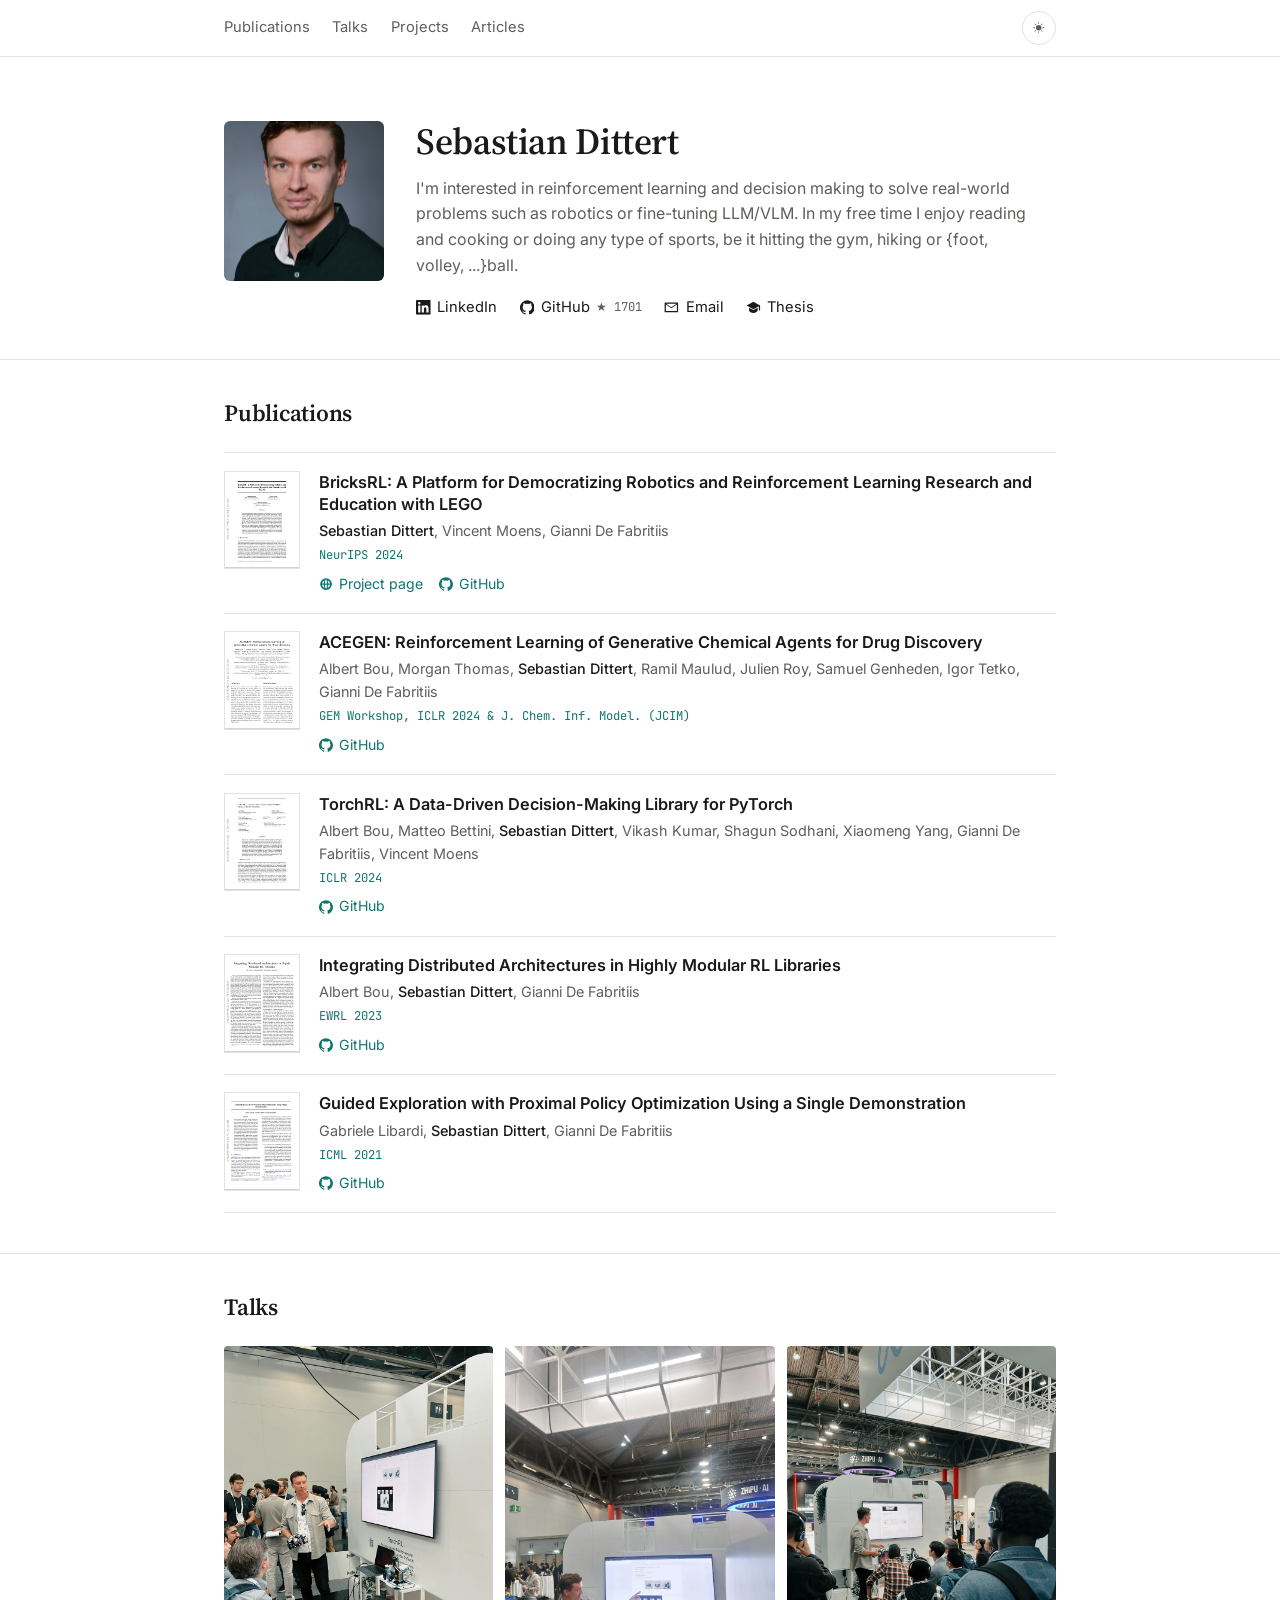
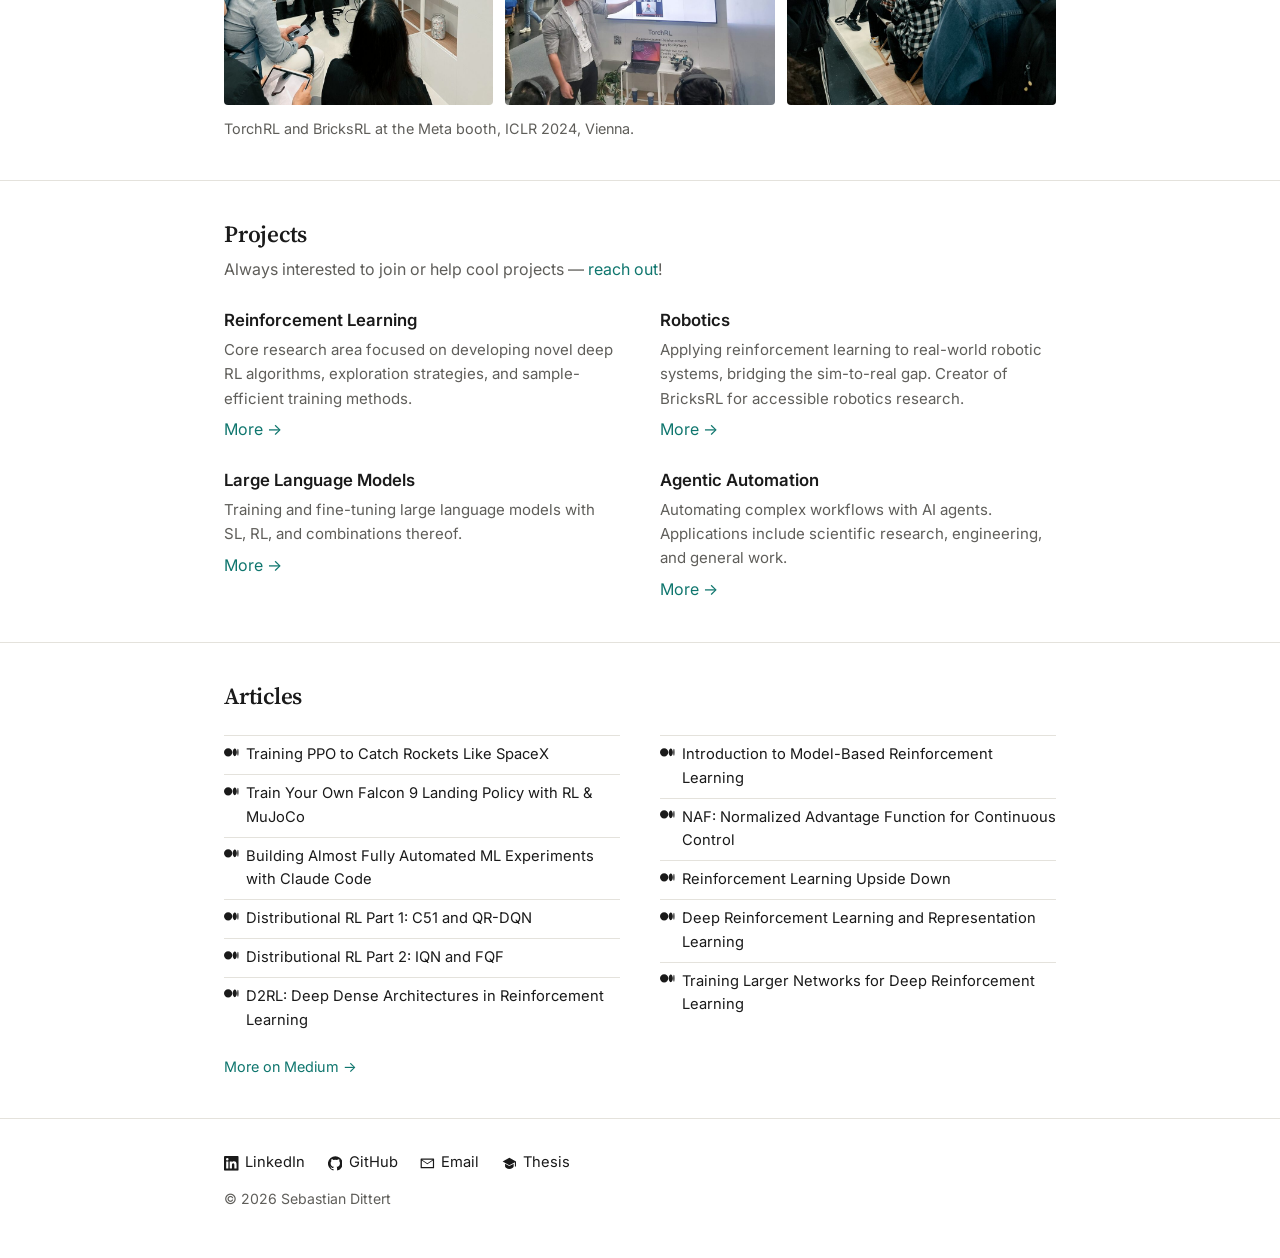
<file: index.html>
<!DOCTYPE html>
<html lang="en">
<head>
  <meta charset="utf-8">
  <meta name="viewport" content="width=device-width, initial-scale=1">
  <title>Sebastian Dittert</title>
  <meta name="description" content="Reinforcement learning, robotics, LLMs, VLMs and VLAs, and agentic automation. Publications, projects and articles by Sebastian Dittert.">
  <meta property="og:title" content="Sebastian Dittert">
  <meta property="og:description" content="Reinforcement learning, robotics, LLMs, VLMs and VLAs, and agentic automation. Publications, projects and articles.">
  <meta property="og:image" content="https://by571.github.io/media/share.jpg">
  <meta property="og:image:width" content="1200">
  <meta property="og:image:height" content="630">
  <meta property="og:type" content="website">
  <meta property="og:url" content="https://by571.github.io/">
  <link rel="icon" href="favicon.svg" type="image/svg+xml">
  <link rel="preconnect" href="https://fonts.googleapis.com">
  <link rel="preconnect" href="https://fonts.gstatic.com" crossorigin>
  <link href="https://fonts.googleapis.com/css2?family=Source+Serif+4:wght@600&family=Inter:wght@400;500;600&family=JetBrains+Mono:wght@400;500&display=swap" rel="stylesheet">
  <link rel="stylesheet" href="assets/style.css">
  <script>(function(){var t=null;try{t=localStorage.getItem('theme')}catch(e){}if(t!=='light'&&t!=='dark'){t='light'}document.documentElement.setAttribute('data-theme',t);document.documentElement.classList.add('js')})()</script>
</head>
<body>
<svg xmlns="http://www.w3.org/2000/svg" style="display:none" aria-hidden="true">
  <symbol id="i-github" viewBox="0 0 24 24"><path d="M12 .3a12 12 0 0 0-3.8 23.4c.6.1.8-.3.8-.6v-2c-3.3.7-4-1.6-4-1.6-.6-1.4-1.4-1.8-1.4-1.8-1-.7.1-.7.1-.7 1.2.1 1.8 1.2 1.8 1.2 1.1 1.8 2.8 1.3 3.5 1 .1-.8.4-1.3.8-1.6-2.7-.3-5.5-1.3-5.5-5.9 0-1.3.5-2.4 1.2-3.2-.1-.3-.5-1.5.1-3.2 0 0 1-.3 3.3 1.2a11.5 11.5 0 0 1 6 0c2.3-1.5 3.3-1.2 3.3-1.2.7 1.7.2 2.9.1 3.2.8.8 1.2 1.9 1.2 3.2 0 4.6-2.8 5.6-5.5 5.9.4.4.8 1.1.8 2.2v3.3c0 .3.2.7.8.6A12 12 0 0 0 12 .3z"/></symbol>
  <symbol id="i-linkedin" viewBox="0 0 24 24"><path d="M20.45 20.45h-3.56v-5.57c0-1.33-.02-3.04-1.85-3.04-1.85 0-2.13 1.45-2.13 2.94v5.67H9.35V9h3.41v1.56h.05c.48-.9 1.64-1.85 3.37-1.85 3.6 0 4.27 2.37 4.27 5.46v6.28zM5.34 7.43a2.06 2.06 0 1 1 0-4.13 2.06 2.06 0 0 1 0 4.13zM7.12 20.45H3.56V9h3.56v11.45zM22.22 0H1.77C.79 0 0 .77 0 1.73v20.54C0 23.23.79 24 1.77 24h20.45c.98 0 1.78-.77 1.78-1.73V1.73C24 .77 23.2 0 22.22 0z"/></symbol>
  <symbol id="i-mail" viewBox="0 0 24 24"><path d="M2 4h20a1 1 0 0 1 1 1v14a1 1 0 0 1-1 1H2a1 1 0 0 1-1-1V5a1 1 0 0 1 1-1zm1 3.2V18h18V7.2l-9 6.3-9-6.3zM3.4 6l8.6 6 8.6-6H3.4z"/></symbol>
  <symbol id="i-cap" viewBox="0 0 24 24"><path d="M12 3 1 9l11 6 9-4.9V17h2V9L12 3zm-7 9.6V17c0 1.7 3.1 4 7 4s7-2.3 7-4v-4.4l-7 3.8-7-3.8z"/></symbol>
  <symbol id="i-medium" viewBox="0 0 24 24"><path d="M13.54 12a6.77 6.77 0 1 1-13.54 0 6.77 6.77 0 0 1 13.54 0zm7.42 0c0 3.52-1.51 6.37-3.38 6.37S14.2 15.52 14.2 12s1.51-6.37 3.38-6.37S20.96 8.48 20.96 12zM24 12c0 3.15-.53 5.71-1.19 5.71S21.62 15.15 21.62 12s.53-5.71 1.19-5.71S24 8.85 24 12z"/></symbol>
  <symbol id="i-doc" viewBox="0 0 24 24"><path d="M6 2h8l6 6v14H6V2zm7 1.5V9h5.5L13 3.5zM8 12h8v1.5H8V12zm0 3h8v1.5H8V15zm0 3h5v1.5H8V18z"/></symbol>
  <symbol id="i-globe" viewBox="0 0 24 24"><path d="M12 2a10 10 0 1 0 0 20 10 10 0 0 0 0-20zm6.9 9h-3a15.6 15.6 0 0 0-1.3-5.6A8 8 0 0 1 18.9 11zM12 4c.9 1.2 1.7 3.6 1.9 7h-3.8c.2-3.4 1-5.8 1.9-7zM5.1 13h3c.1 2 .6 3.9 1.3 5.6A8 8 0 0 1 5.1 13zm3-2h-3a8 8 0 0 1 4.3-5.6c-.7 1.7-1.2 3.6-1.3 5.6zM12 20c-.9-1.2-1.7-3.6-1.9-7h3.8c-.2 3.4-1 5.8-1.9 7zm2.6-1.4c.7-1.7 1.2-3.6 1.3-5.6h3a8 8 0 0 1-4.3 5.6z"/></symbol>
  <symbol id="i-book" viewBox="0 0 24 24"><path d="M4 3h11a3 3 0 0 1 3 3v15H7a3 3 0 0 0-3 3V3zm2 2v13.2c.3-.1.7-.2 1-.2h9V6a1 1 0 0 0-1-1H6zm14 1h2v15a1 1 0 0 1-1 1H8v-2h12V6z"/></symbol>
  <symbol id="i-youtube" viewBox="0 0 24 24"><path d="M23.5 6.2a3 3 0 0 0-2.1-2.1C19.5 3.6 12 3.6 12 3.6s-7.5 0-9.4.5A3 3 0 0 0 .5 6.2 31 31 0 0 0 0 12a31 31 0 0 0 .5 5.8 3 3 0 0 0 2.1 2.1c1.9.5 9.4.5 9.4.5s7.5 0 9.4-.5a3 3 0 0 0 2.1-2.1A31 31 0 0 0 24 12a31 31 0 0 0-.5-5.8zM9.6 15.6V8.4l6.2 3.6-6.2 3.6z"/></symbol>
  <symbol id="i-sun" viewBox="0 0 24 24"><path d="M12 7a5 5 0 1 0 0 10 5 5 0 0 0 0-10zm0-6h0l1 4h-2l1-4zm0 22-1-4h2l-1 4zM1 12l4-1v2l-4-1zm22 0-4 1v-2l4 1zM4.2 4.2l3.5 2.1-1.4 1.4-2.1-3.5zm15.6 15.6-3.5-2.1 1.4-1.4 2.1 3.5zM4.2 19.8l2.1-3.5 1.4 1.4-3.5 2.1zM19.8 4.2l-2.1 3.5-1.4-1.4 3.5-2.1z"/></symbol>
  <symbol id="i-moon" viewBox="0 0 24 24"><path d="M12.3 2a9.9 9.9 0 0 0-1.6.1 8 8 0 0 0 9.2 12.6A10 10 0 1 1 12.3 2z"/></symbol>
</svg>

<nav class="nav">
  <div class="container">
    <div class="nav-links">
      <a href="#publications">Publications</a>
      <a href="#talks">Talks</a>
      <a href="#projects">Projects</a>
      <a href="#articles">Articles</a>
    </div>
    <button class="theme-toggle" id="theme-toggle" aria-label="Toggle dark mode"><svg class="icon icon-sun"><use href="#i-sun"/></svg><svg class="icon icon-moon"><use href="#i-moon"/></svg></button>
  </div>
</nav>

<header class="container intro">
  <img class="intro-photo" src="media/avatar.jpg" alt="Sebastian Dittert" width="160" height="160">
  <div>
    <h1>Sebastian Dittert</h1>
    <p>I'm interested in reinforcement learning and decision making to solve real-world problems such as robotics or fine-tuning LLM/VLM. In my free time I enjoy reading and cooking or doing any type of sports, be it hitting the gym, hiking or {foot, volley, ...}ball.</p>
    <div class="links">
      <a href="https://www.linkedin.com/in/sebastian-dittert/" target="_blank" rel="noopener"><svg class="icon"><use href="#i-linkedin"/></svg>LinkedIn</a>
      <a href="https://github.com/BY571" target="_blank" rel="noopener"><svg class="icon"><use href="#i-github"/></svg>GitHub <span id="total-stars" class="stars"></span></a>
      <a href="mailto:sebastian.dittert@gmx.de"><svg class="icon"><use href="#i-mail"/></svg>Email</a>
      <a href="https://www.tdx.cat/handle/10803/696643" target="_blank" rel="noopener"><svg class="icon"><use href="#i-cap"/></svg>Thesis</a>
    </div>
  </div>
</header>

<main>

<section class="section" id="publications">
  <div class="container">
    <h2>Publications</h2>
    <ul class="pub-list">

      <li class="pub">
        <img src="media/papers/bricksrl.png" alt="BricksRL paper front page" loading="lazy">
        <div>
          <h3><a href="https://arxiv.org/abs/2406.17490" target="_blank" rel="noopener">BricksRL: A Platform for Democratizing Robotics and Reinforcement Learning Research and Education with LEGO</a></h3>
          <div class="pub-meta"><span class="me">Sebastian Dittert</span>, Vincent Moens, Gianni De Fabritiis</div>
          <div class="pub-venue">NeurIPS 2024</div>
          <div class="pub-links">
            <a href="https://bricksrl.github.io/ProjectPage/" target="_blank" rel="noopener"><svg class="icon"><use href="#i-globe"/></svg>Project page</a>
            <a href="https://github.com/BricksRL/bricksrl" target="_blank" rel="noopener"><svg class="icon"><use href="#i-github"/></svg>GitHub</a>
          </div>
        </div>
      </li>

      <li class="pub">
        <img src="media/papers/acegen.png" alt="ACEGEN paper front page" loading="lazy">
        <div>
          <h3><a href="https://arxiv.org/abs/2405.04657" target="_blank" rel="noopener">ACEGEN: Reinforcement Learning of Generative Chemical Agents for Drug Discovery</a></h3>
          <div class="pub-meta">Albert Bou, Morgan Thomas, <span class="me">Sebastian Dittert</span>, Ramil Maulud, Julien Roy, Samuel Genheden, Igor Tetko, Gianni De Fabritiis</div>
          <div class="pub-venue">GEM Workshop, ICLR 2024 &amp; J. Chem. Inf. Model. (JCIM)</div>
          <div class="pub-links">
            <a href="https://github.com/Acellera/acegen-open" target="_blank" rel="noopener"><svg class="icon"><use href="#i-github"/></svg>GitHub</a>
          </div>
        </div>
      </li>

      <li class="pub">
        <img src="media/papers/Torchrl.png" alt="TorchRL paper front page" loading="lazy">
        <div>
          <h3><a href="https://arxiv.org/abs/2306.00577" target="_blank" rel="noopener">TorchRL: A Data-Driven Decision-Making Library for PyTorch</a></h3>
          <div class="pub-meta">Albert Bou, Matteo Bettini, <span class="me">Sebastian Dittert</span>, Vikash Kumar, Shagun Sodhani, Xiaomeng Yang, Gianni De Fabritiis, Vincent Moens</div>
          <div class="pub-venue">ICLR 2024</div>
          <div class="pub-links">
            <a href="https://github.com/pytorch/rl" target="_blank" rel="noopener"><svg class="icon"><use href="#i-github"/></svg>GitHub</a>
          </div>
        </div>
      </li>

      <li class="pub">
        <img src="media/papers/integrating.png" alt="Distributed Architectures paper front page" loading="lazy">
        <div>
          <h3><a href="https://arxiv.org/abs/2007.02622" target="_blank" rel="noopener">Integrating Distributed Architectures in Highly Modular RL Libraries</a></h3>
          <div class="pub-meta">Albert Bou, <span class="me">Sebastian Dittert</span>, Gianni De Fabritiis</div>
          <div class="pub-venue">EWRL 2023</div>
          <div class="pub-links">
            <a href="https://github.com/compsciencelab/pytorchrl" target="_blank" rel="noopener"><svg class="icon"><use href="#i-github"/></svg>GitHub</a>
          </div>
        </div>
      </li>

      <li class="pub">
        <img src="media/papers/guided_exploration.png" alt="Guided Exploration paper front page" loading="lazy">
        <div>
          <h3><a href="https://arxiv.org/abs/2105.01696" target="_blank" rel="noopener">Guided Exploration with Proximal Policy Optimization Using a Single Demonstration</a></h3>
          <div class="pub-meta">Gabriele Libardi, <span class="me">Sebastian Dittert</span>, Gianni De Fabritiis</div>
          <div class="pub-venue">ICML 2021</div>
          <div class="pub-links">
            <a href="https://github.com/compsciencelab/ppo_D" target="_blank" rel="noopener"><svg class="icon"><use href="#i-github"/></svg>GitHub</a>
          </div>
        </div>
      </li>

    </ul>
  </div>
</section>

<section class="section" id="talks">
  <div class="container">
    <h2>Talks</h2>
    <div class="talks">
      <img src="media/talks/iclr2024-meta-booth-1.jpg" alt="Presenting TorchRL at the Meta booth, ICLR 2024, Vienna" loading="lazy">
      <img src="media/talks/iclr2024-meta-booth-2.jpg" alt="Presenting TorchRL at the Meta booth, ICLR 2024, Vienna" loading="lazy">
      <img src="media/talks/iclr2024-meta-booth-3.jpg" alt="Audience at the TorchRL talk, Meta booth, ICLR 2024, Vienna" loading="lazy">
    </div>
    <p class="muted" style="font-size:.9rem">TorchRL and BricksRL at the Meta booth, ICLR 2024, Vienna.</p>
  </div>
</section>

<section class="section" id="projects">
  <div class="container">
    <h2>Projects</h2>
    <p class="muted">Always interested to join or help cool projects — <a href="mailto:sebastian.dittert@gmx.de">reach out</a>!</p>
    <div class="areas">
      <div class="area">
        <h3>Reinforcement Learning</h3>
        <p>Core research area focused on developing novel deep RL algorithms, exploration strategies, and sample-efficient training methods.</p>
        <a href="rl.html">More &rarr;</a>
      </div>
      <div class="area">
        <h3>Robotics</h3>
        <p>Applying reinforcement learning to real-world robotic systems, bridging the sim-to-real gap. Creator of BricksRL for accessible robotics research.</p>
        <a href="robotics.html">More &rarr;</a>
      </div>
      <div class="area">
        <h3>Large Language Models</h3>
        <p>Training and fine-tuning large language models with SL, RL, and combinations thereof.</p>
        <a href="llms.html">More &rarr;</a>
      </div>
      <div class="area">
        <h3>Agentic Automation</h3>
        <p>Automating complex workflows with AI agents. Applications include scientific research, engineering, and general work.</p>
        <a href="agentic-automation.html">More &rarr;</a>
      </div>
    </div>
  </div>
</section>

<section class="section" id="articles">
  <div class="container">
    <h2>Articles</h2>
    <ul class="articles">
      <li><a href="https://medium.com/@sebastian-dittert/training-ppo-to-catch-rockets-like-spacex-11237ca1eddb" target="_blank" rel="noopener"><svg class="icon"><use href="#i-medium"/></svg>Training PPO to Catch Rockets Like SpaceX</a></li>
      <li><a href="https://medium.com/@sebastian-dittert/train-your-own-falcon-9-landing-policy-with-rl-mujoco-6c87f41ba745" target="_blank" rel="noopener"><svg class="icon"><use href="#i-medium"/></svg>Train Your Own Falcon 9 Landing Policy with RL &amp; MuJoCo</a></li>
      <li><a href="https://medium.com/datadriveninvestor/building-almost-fully-automated-ml-experiments-with-claudecode-41d3973d2109" target="_blank" rel="noopener"><svg class="icon"><use href="#i-medium"/></svg>Building Almost Fully Automated ML Experiments with Claude Code</a></li>
      <li><a href="https://medium.com/analytics-vidhya/distributional-reinforcement-learning-part-1-c51-and-qr-dqn-a04c96a258dc" target="_blank" rel="noopener"><svg class="icon"><use href="#i-medium"/></svg>Distributional RL Part 1: C51 and QR-DQN</a></li>
      <li><a href="https://medium.com/analytics-vidhya/distributional-reinforcement-learning-part-2-iqn-and-fqf-567fbc7a04d7" target="_blank" rel="noopener"><svg class="icon"><use href="#i-medium"/></svg>Distributional RL Part 2: IQN and FQF</a></li>
      <li><a href="https://medium.com/analytics-vidhya/d2rl-deep-dense-architectures-in-reinforcement-learning-24419e6804b" target="_blank" rel="noopener"><svg class="icon"><use href="#i-medium"/></svg>D2RL: Deep Dense Architectures in Reinforcement Learning</a></li>
      <li><a href="https://medium.com/analytics-vidhya/introduction-to-model-based-reinforcement-learning-6db0573160da" target="_blank" rel="noopener"><svg class="icon"><use href="#i-medium"/></svg>Introduction to Model-Based Reinforcement Learning</a></li>
      <li><a href="https://medium.com/analytics-vidhya/naf-normalized-advantage-function-dqn-for-continuous-control-tasks-b9dcb6ebeab8" target="_blank" rel="noopener"><svg class="icon"><use href="#i-medium"/></svg>NAF: Normalized Advantage Function for Continuous Control</a></li>
      <li><a href="https://medium.com/analytics-vidhya/research-project-reinforcement-learning-upside-down-295e63d6be68" target="_blank" rel="noopener"><svg class="icon"><use href="#i-medium"/></svg>Reinforcement Learning Upside Down</a></li>
      <li><a href="https://medium.com/analytics-vidhya/deep-reinforcement-learning-and-representation-learning-8a6362e761ee" target="_blank" rel="noopener"><svg class="icon"><use href="#i-medium"/></svg>Deep Reinforcement Learning and Representation Learning</a></li>
      <li><a href="https://medium.com/analytics-vidhya/training-larger-networks-for-deep-reinforcement-learning-64709901256" target="_blank" rel="noopener"><svg class="icon"><use href="#i-medium"/></svg>Training Larger Networks for Deep Reinforcement Learning</a></li>
    </ul>
    <p style="margin-top:1rem;font-size:.9rem"><a href="https://medium.com/@sebastian-dittert" target="_blank" rel="noopener">More on Medium &rarr;</a></p>
  </div>
</section>

</main>

<footer class="footer">
  <div class="container">
    <div class="links">
      <a href="https://www.linkedin.com/in/sebastian-dittert/" target="_blank" rel="noopener"><svg class="icon"><use href="#i-linkedin"/></svg>LinkedIn</a>
      <a href="https://github.com/BY571" target="_blank" rel="noopener"><svg class="icon"><use href="#i-github"/></svg>GitHub</a>
      <a href="mailto:sebastian.dittert@gmx.de"><svg class="icon"><use href="#i-mail"/></svg>Email</a>
      <a href="https://www.tdx.cat/handle/10803/696643" target="_blank" rel="noopener"><svg class="icon"><use href="#i-cap"/></svg>Thesis</a>
    </div>
    &copy; 2026 Sebastian Dittert
  </div>
</footer>
<script src="assets/site.js"></script>
</body>
</html>
</file>
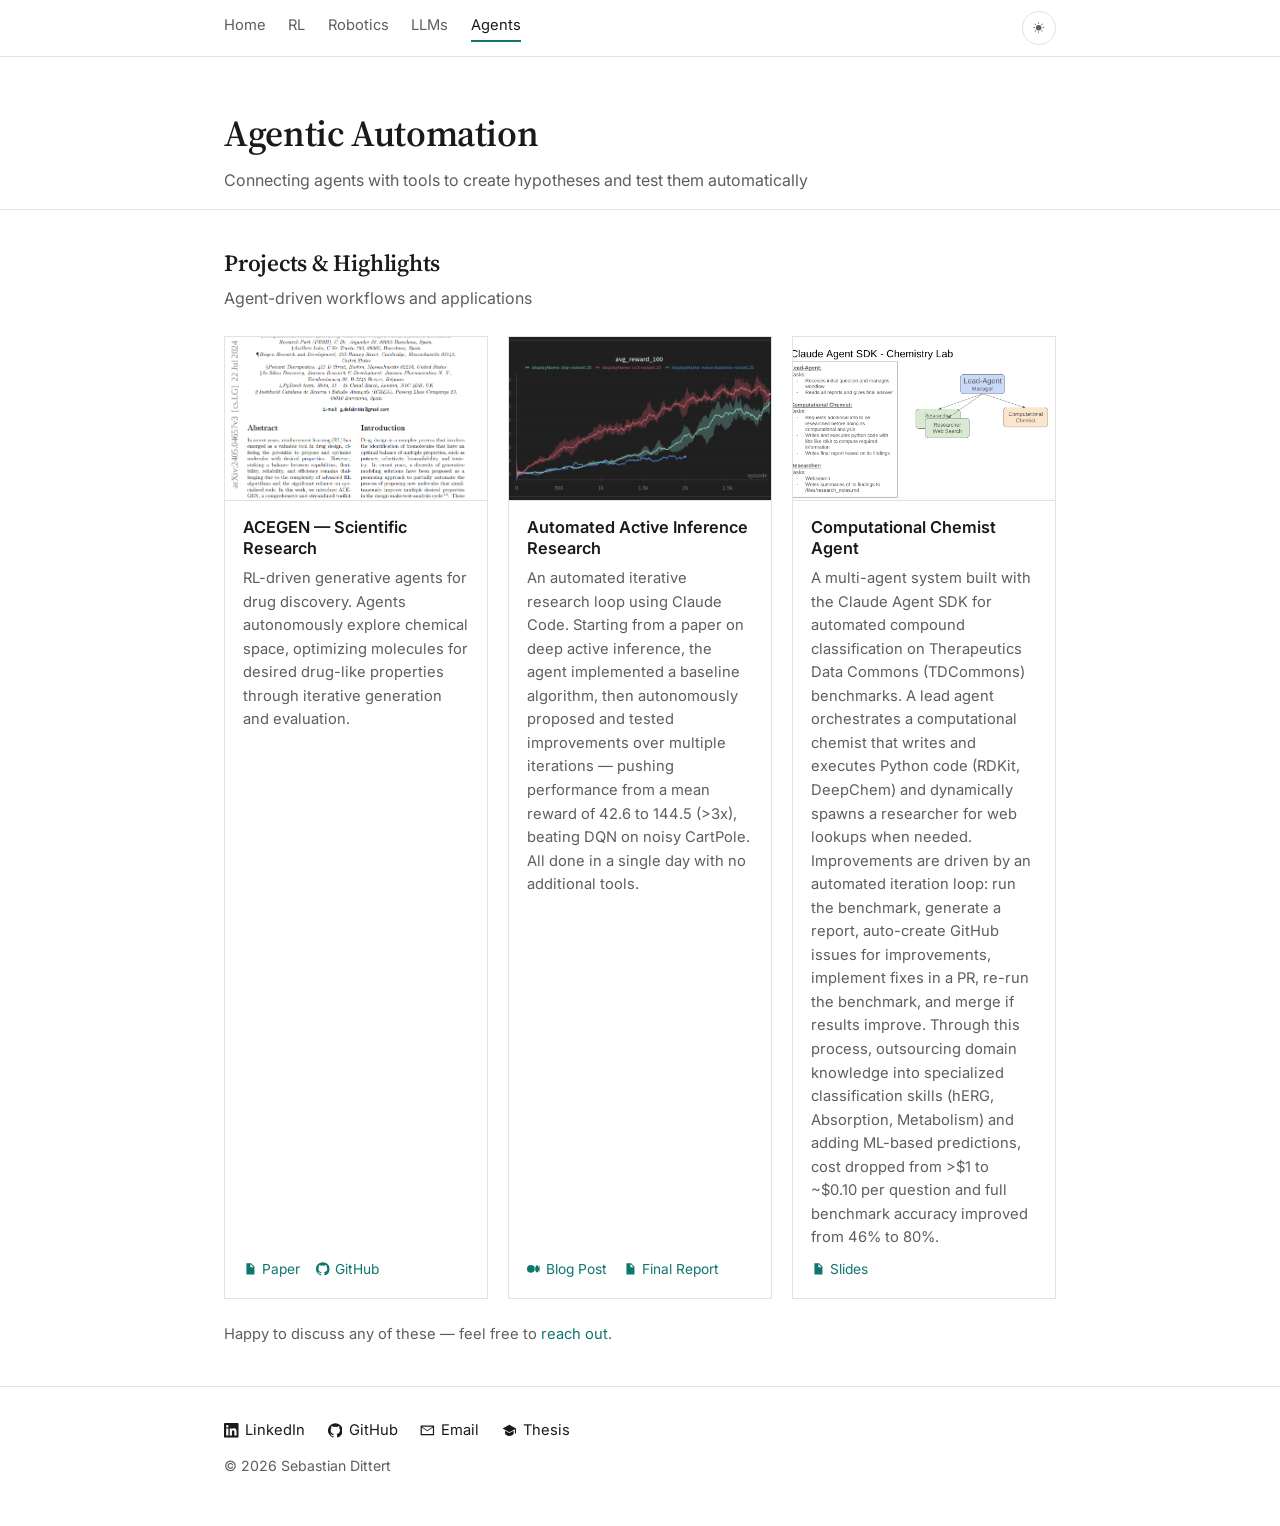
<file: agentic-automation.html>
<!DOCTYPE html>
<html lang="en">
<head>
  <meta charset="utf-8">
  <meta name="viewport" content="width=device-width, initial-scale=1">
  <title>Agentic Automation · Sebastian Dittert</title>
  <meta name="description" content="Connecting agents with tools to create hypotheses and test them automatically">
  <meta property="og:title" content="Agentic Automation · Sebastian Dittert">
  <meta property="og:description" content="Connecting agents with tools to create hypotheses and test them automatically">
  <meta property="og:image" content="https://by571.github.io/media/share.jpg">
  <meta property="og:image:width" content="1200">
  <meta property="og:image:height" content="630">
  <meta property="og:type" content="website">
  <meta property="og:url" content="https://by571.github.io/agentic-automation.html">
  <link rel="icon" href="favicon.svg" type="image/svg+xml">
  <link rel="preconnect" href="https://fonts.googleapis.com">
  <link rel="preconnect" href="https://fonts.gstatic.com" crossorigin>
  <link href="https://fonts.googleapis.com/css2?family=Source+Serif+4:wght@600&family=Inter:wght@400;500;600&family=JetBrains+Mono:wght@400;500&display=swap" rel="stylesheet">
  <link rel="stylesheet" href="assets/style.css">
  <script>(function(){var t=null;try{t=localStorage.getItem('theme')}catch(e){}if(t!=='light'&&t!=='dark'){t='light'}document.documentElement.setAttribute('data-theme',t);document.documentElement.classList.add('js')})()</script>
</head>
<body>
<svg xmlns="http://www.w3.org/2000/svg" style="display:none" aria-hidden="true">
  <symbol id="i-github" viewBox="0 0 24 24"><path d="M12 .3a12 12 0 0 0-3.8 23.4c.6.1.8-.3.8-.6v-2c-3.3.7-4-1.6-4-1.6-.6-1.4-1.4-1.8-1.4-1.8-1-.7.1-.7.1-.7 1.2.1 1.8 1.2 1.8 1.2 1.1 1.8 2.8 1.3 3.5 1 .1-.8.4-1.3.8-1.6-2.7-.3-5.5-1.3-5.5-5.9 0-1.3.5-2.4 1.2-3.2-.1-.3-.5-1.5.1-3.2 0 0 1-.3 3.3 1.2a11.5 11.5 0 0 1 6 0c2.3-1.5 3.3-1.2 3.3-1.2.7 1.7.2 2.9.1 3.2.8.8 1.2 1.9 1.2 3.2 0 4.6-2.8 5.6-5.5 5.9.4.4.8 1.1.8 2.2v3.3c0 .3.2.7.8.6A12 12 0 0 0 12 .3z"/></symbol>
  <symbol id="i-linkedin" viewBox="0 0 24 24"><path d="M20.45 20.45h-3.56v-5.57c0-1.33-.02-3.04-1.85-3.04-1.85 0-2.13 1.45-2.13 2.94v5.67H9.35V9h3.41v1.56h.05c.48-.9 1.64-1.85 3.37-1.85 3.6 0 4.27 2.37 4.27 5.46v6.28zM5.34 7.43a2.06 2.06 0 1 1 0-4.13 2.06 2.06 0 0 1 0 4.13zM7.12 20.45H3.56V9h3.56v11.45zM22.22 0H1.77C.79 0 0 .77 0 1.73v20.54C0 23.23.79 24 1.77 24h20.45c.98 0 1.78-.77 1.78-1.73V1.73C24 .77 23.2 0 22.22 0z"/></symbol>
  <symbol id="i-mail" viewBox="0 0 24 24"><path d="M2 4h20a1 1 0 0 1 1 1v14a1 1 0 0 1-1 1H2a1 1 0 0 1-1-1V5a1 1 0 0 1 1-1zm1 3.2V18h18V7.2l-9 6.3-9-6.3zM3.4 6l8.6 6 8.6-6H3.4z"/></symbol>
  <symbol id="i-cap" viewBox="0 0 24 24"><path d="M12 3 1 9l11 6 9-4.9V17h2V9L12 3zm-7 9.6V17c0 1.7 3.1 4 7 4s7-2.3 7-4v-4.4l-7 3.8-7-3.8z"/></symbol>
  <symbol id="i-medium" viewBox="0 0 24 24"><path d="M13.54 12a6.77 6.77 0 1 1-13.54 0 6.77 6.77 0 0 1 13.54 0zm7.42 0c0 3.52-1.51 6.37-3.38 6.37S14.2 15.52 14.2 12s1.51-6.37 3.38-6.37S20.96 8.48 20.96 12zM24 12c0 3.15-.53 5.71-1.19 5.71S21.62 15.15 21.62 12s.53-5.71 1.19-5.71S24 8.85 24 12z"/></symbol>
  <symbol id="i-doc" viewBox="0 0 24 24"><path d="M6 2h8l6 6v14H6V2zm7 1.5V9h5.5L13 3.5zM8 12h8v1.5H8V12zm0 3h8v1.5H8V15zm0 3h5v1.5H8V18z"/></symbol>
  <symbol id="i-globe" viewBox="0 0 24 24"><path d="M12 2a10 10 0 1 0 0 20 10 10 0 0 0 0-20zm6.9 9h-3a15.6 15.6 0 0 0-1.3-5.6A8 8 0 0 1 18.9 11zM12 4c.9 1.2 1.7 3.6 1.9 7h-3.8c.2-3.4 1-5.8 1.9-7zM5.1 13h3c.1 2 .6 3.9 1.3 5.6A8 8 0 0 1 5.1 13zm3-2h-3a8 8 0 0 1 4.3-5.6c-.7 1.7-1.2 3.6-1.3 5.6zM12 20c-.9-1.2-1.7-3.6-1.9-7h3.8c-.2 3.4-1 5.8-1.9 7zm2.6-1.4c.7-1.7 1.2-3.6 1.3-5.6h3a8 8 0 0 1-4.3 5.6z"/></symbol>
  <symbol id="i-book" viewBox="0 0 24 24"><path d="M4 3h11a3 3 0 0 1 3 3v15H7a3 3 0 0 0-3 3V3zm2 2v13.2c.3-.1.7-.2 1-.2h9V6a1 1 0 0 0-1-1H6zm14 1h2v15a1 1 0 0 1-1 1H8v-2h12V6z"/></symbol>
  <symbol id="i-youtube" viewBox="0 0 24 24"><path d="M23.5 6.2a3 3 0 0 0-2.1-2.1C19.5 3.6 12 3.6 12 3.6s-7.5 0-9.4.5A3 3 0 0 0 .5 6.2 31 31 0 0 0 0 12a31 31 0 0 0 .5 5.8 3 3 0 0 0 2.1 2.1c1.9.5 9.4.5 9.4.5s7.5 0 9.4-.5a3 3 0 0 0 2.1-2.1A31 31 0 0 0 24 12a31 31 0 0 0-.5-5.8zM9.6 15.6V8.4l6.2 3.6-6.2 3.6z"/></symbol>
  <symbol id="i-sun" viewBox="0 0 24 24"><path d="M12 7a5 5 0 1 0 0 10 5 5 0 0 0 0-10zm0-6h0l1 4h-2l1-4zm0 22-1-4h2l-1 4zM1 12l4-1v2l-4-1zm22 0-4 1v-2l4 1zM4.2 4.2l3.5 2.1-1.4 1.4-2.1-3.5zm15.6 15.6-3.5-2.1 1.4-1.4 2.1 3.5zM4.2 19.8l2.1-3.5 1.4 1.4-3.5 2.1zM19.8 4.2l-2.1 3.5-1.4-1.4 3.5-2.1z"/></symbol>
  <symbol id="i-moon" viewBox="0 0 24 24"><path d="M12.3 2a9.9 9.9 0 0 0-1.6.1 8 8 0 0 0 9.2 12.6A10 10 0 1 1 12.3 2z"/></symbol>
</svg>

<nav class="nav">
  <div class="container">
    <div class="nav-links">
      <a href="index.html">Home</a>
      <a href="rl.html">RL</a>
      <a href="robotics.html">Robotics</a>
      <a href="llms.html">LLMs</a>
      <a href="agentic-automation.html" class="active">Agents</a>
    </div>
    <button class="theme-toggle" id="theme-toggle" aria-label="Toggle dark mode"><svg class="icon icon-sun"><use href="#i-sun"/></svg><svg class="icon icon-moon"><use href="#i-moon"/></svg></button>
  </div>
</nav>

<header class="container page-title">
  <h1>Agentic Automation</h1>
  <p>Connecting agents with tools to create hypotheses and test them automatically</p>
</header>

<main>

<section class="section">
  <div class="container">
    <h2>Projects &amp; Highlights</h2>
    <p class="muted">Agent-driven workflows and applications</p>
    <div class="cards">
      <article class="card">
        <div class="card-img"><img src="media/papers/acegen.png" alt="ACEGEN" loading="lazy"></div>
        <div class="card-body">
          <h3>ACEGEN — Scientific Research</h3>
          <p>RL-driven generative agents for drug discovery. Agents autonomously explore chemical space, optimizing molecules for desired drug-like properties through iterative generation and evaluation.</p>
          <div class="card-links">
            <a href="https://arxiv.org/abs/2405.04657" target="_blank" rel="noopener"><svg class="icon"><use href="#i-doc"/></svg>Paper</a>
            <a href="https://github.com/Acellera/acegen-open" target="_blank" rel="noopener"><svg class="icon"><use href="#i-github"/></svg>GitHub</a>
          </div>
        </div>
      </article>
      <article class="card">
        <div class="card-img"><img src="media/agentic-automation/active_inference.png" alt="Automated Active Inference Research" loading="lazy"></div>
        <div class="card-body">
          <h3>Automated Active Inference Research</h3>
          <p>An automated iterative research loop using Claude Code. Starting from a paper on deep active inference, the agent implemented a baseline algorithm, then autonomously proposed and tested improvements over multiple iterations — pushing performance from a mean reward of 42.6 to 144.5 (>3x), beating DQN on noisy CartPole. All done in a single day with no additional tools.</p>
          <div class="card-links">
            <a href="https://medium.com/p/41d3973d2109" target="_blank" rel="noopener"><svg class="icon"><use href="#i-medium"/></svg>Blog Post</a>
            <a href="https://drive.google.com/file/d/1CKIeqJIC44sLxt88IMG2lWMvKHQcivAG/view" target="_blank" rel="noopener"><svg class="icon"><use href="#i-doc"/></svg>Final Report</a>
          </div>
        </div>
      </article>
      <article class="card">
        <div class="card-img"><img src="media/agentic-automation/chemist_team.png" alt="Computational Chemist Agent" loading="lazy"></div>
        <div class="card-body">
          <h3>Computational Chemist Agent</h3>
          <p>A multi-agent system built with the Claude Agent SDK for automated compound classification on Therapeutics Data Commons (TDCommons) benchmarks. A lead agent orchestrates a computational chemist that writes and executes Python code (RDKit, DeepChem) and dynamically spawns a researcher for web lookups when needed. Improvements are driven by an automated iteration loop: run the benchmark, generate a report, auto-create GitHub issues for improvements, implement fixes in a PR, re-run the benchmark, and merge if results improve. Through this process, outsourcing domain knowledge into specialized classification skills (hERG, Absorption, Metabolism) and adding ML-based predictions, cost dropped from >$1 to ~$0.10 per question and full benchmark accuracy improved from 46% to 80%.</p>
          <div class="card-links">
            <a href="https://docs.google.com/presentation/d/1B7kxI92Y6H8oHVM-ijIFsF9z8cWiyN9Q3bVs4iClCiQ/edit?slide=id.g3b40866c502_0_5#slide=id.g3b40866c502_0_5" target="_blank" rel="noopener"><svg class="icon"><use href="#i-doc"/></svg>Slides</a>
          </div>
        </div>
      </article>
    </div>
    <p class="note">Happy to discuss any of these — feel free to <a href="mailto:sebastian.dittert@gmx.de">reach out</a>.</p>
  </div>
</section>

</main>

<footer class="footer">
  <div class="container">
    <div class="links">
      <a href="https://www.linkedin.com/in/sebastian-dittert/" target="_blank" rel="noopener"><svg class="icon"><use href="#i-linkedin"/></svg>LinkedIn</a>
      <a href="https://github.com/BY571" target="_blank" rel="noopener"><svg class="icon"><use href="#i-github"/></svg>GitHub</a>
      <a href="mailto:sebastian.dittert@gmx.de"><svg class="icon"><use href="#i-mail"/></svg>Email</a>
      <a href="https://www.tdx.cat/handle/10803/696643" target="_blank" rel="noopener"><svg class="icon"><use href="#i-cap"/></svg>Thesis</a>
    </div>
    &copy; 2026 Sebastian Dittert
  </div>
</footer>
<script src="assets/site.js"></script>
</body>
</html>
</file>
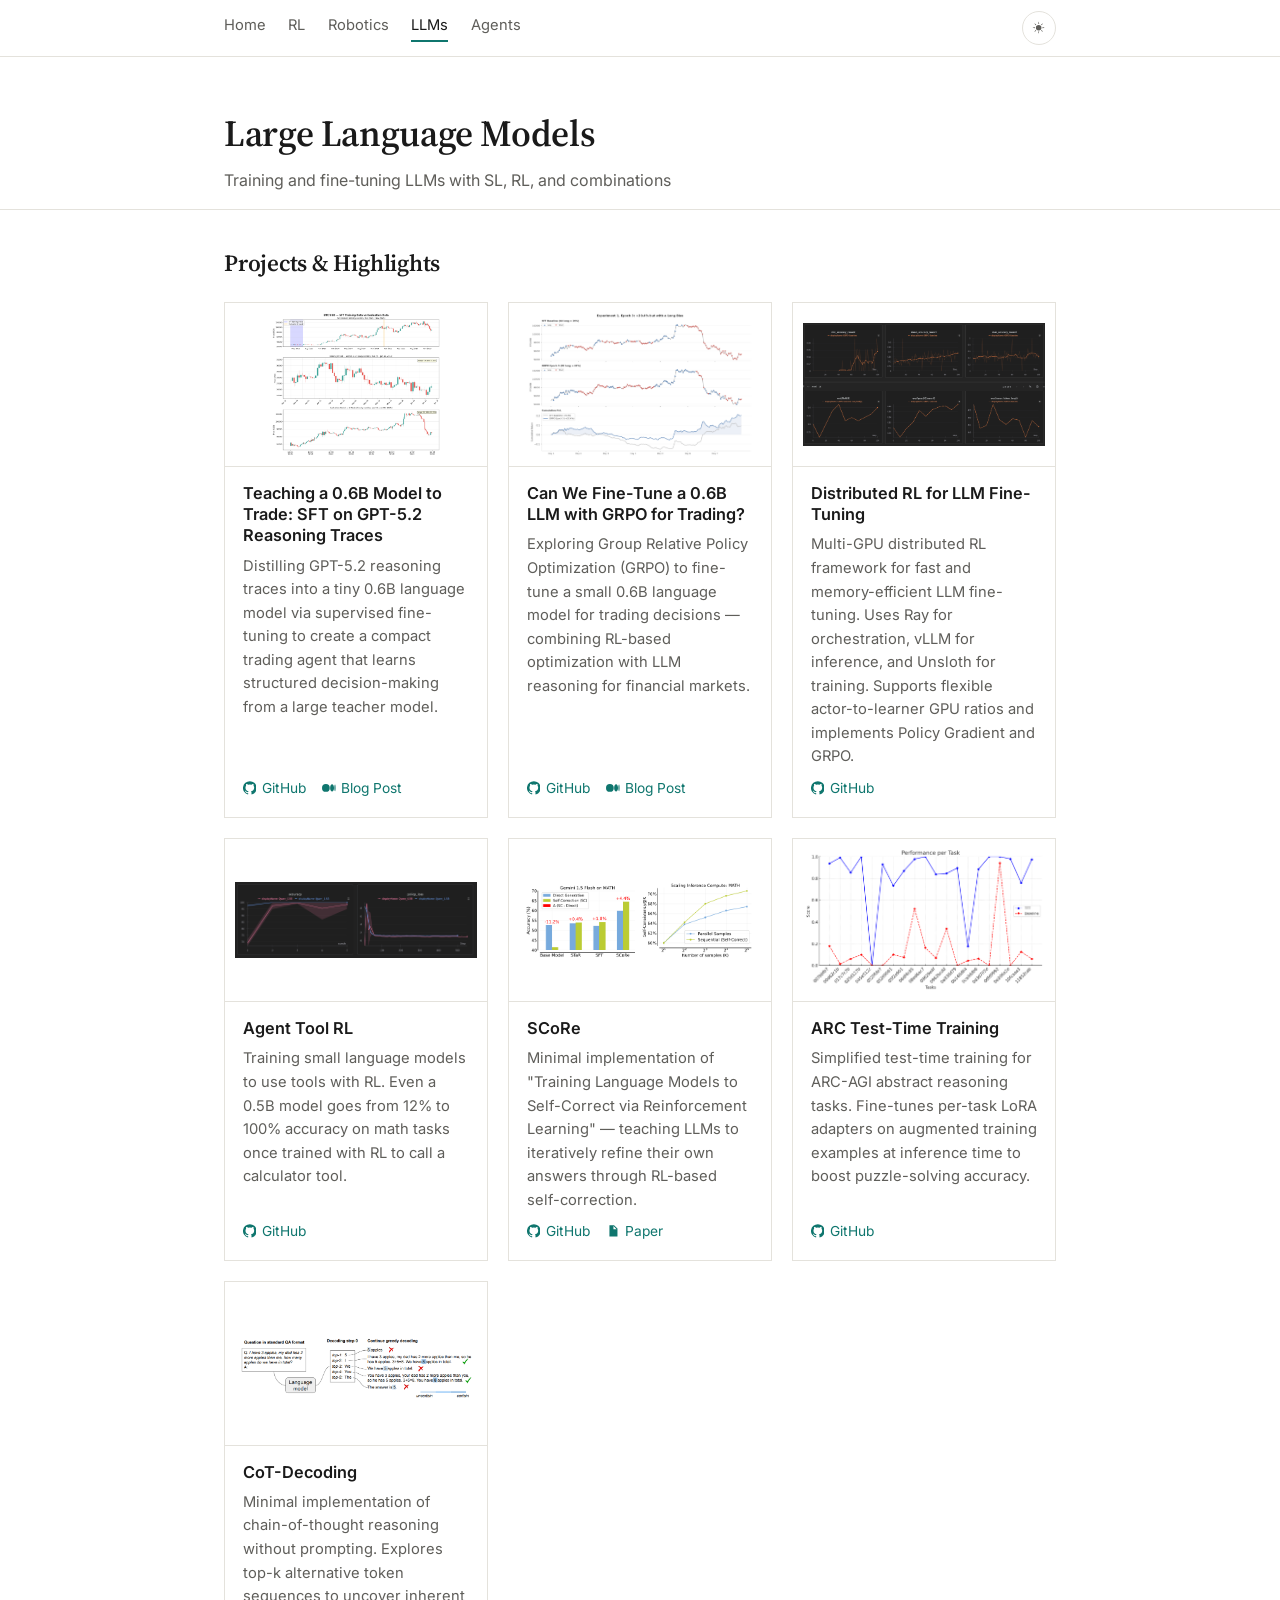
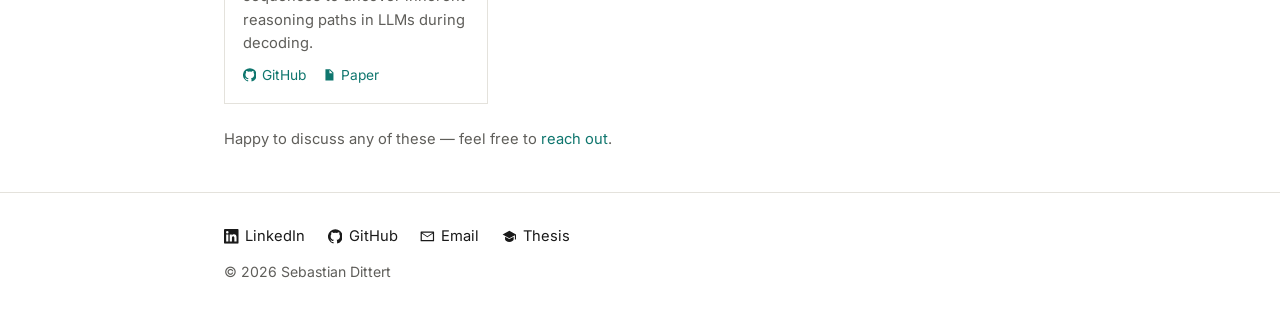
<file: llms.html>
<!DOCTYPE html>
<html lang="en">
<head>
  <meta charset="utf-8">
  <meta name="viewport" content="width=device-width, initial-scale=1">
  <title>Large Language Models · Sebastian Dittert</title>
  <meta name="description" content="Training and fine-tuning LLMs with SL, RL, and combinations">
  <meta property="og:title" content="Large Language Models · Sebastian Dittert">
  <meta property="og:description" content="Training and fine-tuning LLMs with SL, RL, and combinations">
  <meta property="og:image" content="https://by571.github.io/media/share.jpg">
  <meta property="og:image:width" content="1200">
  <meta property="og:image:height" content="630">
  <meta property="og:type" content="website">
  <meta property="og:url" content="https://by571.github.io/llms.html">
  <link rel="icon" href="favicon.svg" type="image/svg+xml">
  <link rel="preconnect" href="https://fonts.googleapis.com">
  <link rel="preconnect" href="https://fonts.gstatic.com" crossorigin>
  <link href="https://fonts.googleapis.com/css2?family=Source+Serif+4:wght@600&family=Inter:wght@400;500;600&family=JetBrains+Mono:wght@400;500&display=swap" rel="stylesheet">
  <link rel="stylesheet" href="assets/style.css">
  <script>(function(){var t=null;try{t=localStorage.getItem('theme')}catch(e){}if(t!=='light'&&t!=='dark'){t='light'}document.documentElement.setAttribute('data-theme',t);document.documentElement.classList.add('js')})()</script>
</head>
<body>
<svg xmlns="http://www.w3.org/2000/svg" style="display:none" aria-hidden="true">
  <symbol id="i-github" viewBox="0 0 24 24"><path d="M12 .3a12 12 0 0 0-3.8 23.4c.6.1.8-.3.8-.6v-2c-3.3.7-4-1.6-4-1.6-.6-1.4-1.4-1.8-1.4-1.8-1-.7.1-.7.1-.7 1.2.1 1.8 1.2 1.8 1.2 1.1 1.8 2.8 1.3 3.5 1 .1-.8.4-1.3.8-1.6-2.7-.3-5.5-1.3-5.5-5.9 0-1.3.5-2.4 1.2-3.2-.1-.3-.5-1.5.1-3.2 0 0 1-.3 3.3 1.2a11.5 11.5 0 0 1 6 0c2.3-1.5 3.3-1.2 3.3-1.2.7 1.7.2 2.9.1 3.2.8.8 1.2 1.9 1.2 3.2 0 4.6-2.8 5.6-5.5 5.9.4.4.8 1.1.8 2.2v3.3c0 .3.2.7.8.6A12 12 0 0 0 12 .3z"/></symbol>
  <symbol id="i-linkedin" viewBox="0 0 24 24"><path d="M20.45 20.45h-3.56v-5.57c0-1.33-.02-3.04-1.85-3.04-1.85 0-2.13 1.45-2.13 2.94v5.67H9.35V9h3.41v1.56h.05c.48-.9 1.64-1.85 3.37-1.85 3.6 0 4.27 2.37 4.27 5.46v6.28zM5.34 7.43a2.06 2.06 0 1 1 0-4.13 2.06 2.06 0 0 1 0 4.13zM7.12 20.45H3.56V9h3.56v11.45zM22.22 0H1.77C.79 0 0 .77 0 1.73v20.54C0 23.23.79 24 1.77 24h20.45c.98 0 1.78-.77 1.78-1.73V1.73C24 .77 23.2 0 22.22 0z"/></symbol>
  <symbol id="i-mail" viewBox="0 0 24 24"><path d="M2 4h20a1 1 0 0 1 1 1v14a1 1 0 0 1-1 1H2a1 1 0 0 1-1-1V5a1 1 0 0 1 1-1zm1 3.2V18h18V7.2l-9 6.3-9-6.3zM3.4 6l8.6 6 8.6-6H3.4z"/></symbol>
  <symbol id="i-cap" viewBox="0 0 24 24"><path d="M12 3 1 9l11 6 9-4.9V17h2V9L12 3zm-7 9.6V17c0 1.7 3.1 4 7 4s7-2.3 7-4v-4.4l-7 3.8-7-3.8z"/></symbol>
  <symbol id="i-medium" viewBox="0 0 24 24"><path d="M13.54 12a6.77 6.77 0 1 1-13.54 0 6.77 6.77 0 0 1 13.54 0zm7.42 0c0 3.52-1.51 6.37-3.38 6.37S14.2 15.52 14.2 12s1.51-6.37 3.38-6.37S20.96 8.48 20.96 12zM24 12c0 3.15-.53 5.71-1.19 5.71S21.62 15.15 21.62 12s.53-5.71 1.19-5.71S24 8.85 24 12z"/></symbol>
  <symbol id="i-doc" viewBox="0 0 24 24"><path d="M6 2h8l6 6v14H6V2zm7 1.5V9h5.5L13 3.5zM8 12h8v1.5H8V12zm0 3h8v1.5H8V15zm0 3h5v1.5H8V18z"/></symbol>
  <symbol id="i-globe" viewBox="0 0 24 24"><path d="M12 2a10 10 0 1 0 0 20 10 10 0 0 0 0-20zm6.9 9h-3a15.6 15.6 0 0 0-1.3-5.6A8 8 0 0 1 18.9 11zM12 4c.9 1.2 1.7 3.6 1.9 7h-3.8c.2-3.4 1-5.8 1.9-7zM5.1 13h3c.1 2 .6 3.9 1.3 5.6A8 8 0 0 1 5.1 13zm3-2h-3a8 8 0 0 1 4.3-5.6c-.7 1.7-1.2 3.6-1.3 5.6zM12 20c-.9-1.2-1.7-3.6-1.9-7h3.8c-.2 3.4-1 5.8-1.9 7zm2.6-1.4c.7-1.7 1.2-3.6 1.3-5.6h3a8 8 0 0 1-4.3 5.6z"/></symbol>
  <symbol id="i-book" viewBox="0 0 24 24"><path d="M4 3h11a3 3 0 0 1 3 3v15H7a3 3 0 0 0-3 3V3zm2 2v13.2c.3-.1.7-.2 1-.2h9V6a1 1 0 0 0-1-1H6zm14 1h2v15a1 1 0 0 1-1 1H8v-2h12V6z"/></symbol>
  <symbol id="i-youtube" viewBox="0 0 24 24"><path d="M23.5 6.2a3 3 0 0 0-2.1-2.1C19.5 3.6 12 3.6 12 3.6s-7.5 0-9.4.5A3 3 0 0 0 .5 6.2 31 31 0 0 0 0 12a31 31 0 0 0 .5 5.8 3 3 0 0 0 2.1 2.1c1.9.5 9.4.5 9.4.5s7.5 0 9.4-.5a3 3 0 0 0 2.1-2.1A31 31 0 0 0 24 12a31 31 0 0 0-.5-5.8zM9.6 15.6V8.4l6.2 3.6-6.2 3.6z"/></symbol>
  <symbol id="i-sun" viewBox="0 0 24 24"><path d="M12 7a5 5 0 1 0 0 10 5 5 0 0 0 0-10zm0-6h0l1 4h-2l1-4zm0 22-1-4h2l-1 4zM1 12l4-1v2l-4-1zm22 0-4 1v-2l4 1zM4.2 4.2l3.5 2.1-1.4 1.4-2.1-3.5zm15.6 15.6-3.5-2.1 1.4-1.4 2.1 3.5zM4.2 19.8l2.1-3.5 1.4 1.4-3.5 2.1zM19.8 4.2l-2.1 3.5-1.4-1.4 3.5-2.1z"/></symbol>
  <symbol id="i-moon" viewBox="0 0 24 24"><path d="M12.3 2a9.9 9.9 0 0 0-1.6.1 8 8 0 0 0 9.2 12.6A10 10 0 1 1 12.3 2z"/></symbol>
</svg>

<nav class="nav">
  <div class="container">
    <div class="nav-links">
      <a href="index.html">Home</a>
      <a href="rl.html">RL</a>
      <a href="robotics.html">Robotics</a>
      <a href="llms.html" class="active">LLMs</a>
      <a href="agentic-automation.html">Agents</a>
    </div>
    <button class="theme-toggle" id="theme-toggle" aria-label="Toggle dark mode"><svg class="icon icon-sun"><use href="#i-sun"/></svg><svg class="icon icon-moon"><use href="#i-moon"/></svg></button>
  </div>
</nav>

<header class="container page-title">
  <h1>Large Language Models</h1>
  <p>Training and fine-tuning LLMs with SL, RL, and combinations</p>
</header>

<main>

<section class="section">
  <div class="container">
    <h2>Projects &amp; Highlights</h2>
    <div class="cards">
      <article class="card">
        <div class="card-img"><img src="media/llms/sft_gpt_distillation.png" alt="SFT on GPT-5.2 reasoning traces for trading" class="contain" loading="lazy"></div>
        <div class="card-body">
          <h3>Teaching a 0.6B Model to Trade: SFT on GPT-5.2 Reasoning Traces</h3>
          <p>Distilling GPT-5.2 reasoning traces into a tiny 0.6B language model via supervised fine-tuning to create a compact trading agent that learns structured decision-making from a large teacher model.</p>
          <div class="card-links">
            <a href="https://github.com/TorchTrade/torchtrade" target="_blank" rel="noopener"><svg class="icon"><use href="#i-github"/></svg>GitHub</a>
            <a href="https://medium.com/datadriveninvestor/teaching-a-0-6b-model-to-trade-sft-on-gpt-5-2-reasoning-traces-e2785191dddf" target="_blank" rel="noopener"><svg class="icon"><use href="#i-medium"/></svg>Blog Post</a>
          </div>
        </div>
      </article>
      <article class="card">
        <div class="card-img"><img src="media/llms/grpo_sft_gpt.png" alt="GRPO fine-tuning a 0.6B LLM for trading" class="contain" loading="lazy"></div>
        <div class="card-body">
          <h3>Can We Fine-Tune a 0.6B LLM with GRPO for Trading?</h3>
          <p>Exploring Group Relative Policy Optimization (GRPO) to fine-tune a small 0.6B language model for trading decisions — combining RL-based optimization with LLM reasoning for financial markets.</p>
          <div class="card-links">
            <a href="https://github.com/TorchTrade/torchtrade" target="_blank" rel="noopener"><svg class="icon"><use href="#i-github"/></svg>GitHub</a>
            <a href="https://medium.com/@sebastian-dittert/can-we-fine-tune-a-0-6b-llm-with-grpo-for-trading-7f93d5a388d2" target="_blank" rel="noopener"><svg class="icon"><use href="#i-medium"/></svg>Blog Post</a>
          </div>
        </div>
      </article>
      <article class="card">
        <div class="card-img"><img src="media/llms/distrl_grpo.png" alt="DistRL-LLM GRPO training curves" class="contain" loading="lazy"></div>
        <div class="card-body">
          <h3>Distributed RL for LLM Fine-Tuning</h3>
          <p>Multi-GPU distributed RL framework for fast and memory-efficient LLM fine-tuning. Uses Ray for orchestration, vLLM for inference, and Unsloth for training. Supports flexible actor-to-learner GPU ratios and implements Policy Gradient and GRPO.</p>
          <div class="card-links">
            <a href="https://github.com/BY571/DistRL-LLM" target="_blank" rel="noopener"><svg class="icon"><use href="#i-github"/></svg>GitHub</a>
          </div>
        </div>
      </article>
      <article class="card">
        <div class="card-img"><img src="media/llms/agent_tool_rl.png" alt="Agent Tool RL training curves" class="contain" loading="lazy"></div>
        <div class="card-body">
          <h3>Agent Tool RL</h3>
          <p>Training small language models to use tools with RL. Even a 0.5B model goes from 12% to 100% accuracy on math tasks once trained with RL to call a calculator tool.</p>
          <div class="card-links">
            <a href="https://github.com/BY571/Agent-Tool-RL" target="_blank" rel="noopener"><svg class="icon"><use href="#i-github"/></svg>GitHub</a>
          </div>
        </div>
      </article>
      <article class="card">
        <div class="card-img"><img src="media/llms/score.png" alt="SCoRe self-correction results" class="contain" loading="lazy"></div>
        <div class="card-body">
          <h3>SCoRe</h3>
          <p>Minimal implementation of "Training Language Models to Self-Correct via Reinforcement Learning" — teaching LLMs to iteratively refine their own answers through RL-based self-correction.</p>
          <div class="card-links">
            <a href="https://github.com/BY571/SCoRe" target="_blank" rel="noopener"><svg class="icon"><use href="#i-github"/></svg>GitHub</a>
            <a href="https://arxiv.org/pdf/2409.12917" target="_blank" rel="noopener"><svg class="icon"><use href="#i-doc"/></svg>Paper</a>
          </div>
        </div>
      </article>
      <article class="card">
        <div class="card-img"><img src="media/llms/arc_ttt.png" alt="ARC-TTT performance comparison" class="contain" loading="lazy"></div>
        <div class="card-body">
          <h3>ARC Test-Time Training</h3>
          <p>Simplified test-time training for ARC-AGI abstract reasoning tasks. Fine-tunes per-task LoRA adapters on augmented training examples at inference time to boost puzzle-solving accuracy.</p>
          <div class="card-links">
            <a href="https://github.com/BY571/ARC-TTT" target="_blank" rel="noopener"><svg class="icon"><use href="#i-github"/></svg>GitHub</a>
          </div>
        </div>
      </article>
      <article class="card">
        <div class="card-img"><img src="media/llms/cot-decoding.png" alt="CoT-Decoding results" class="contain" loading="lazy"></div>
        <div class="card-body">
          <h3>CoT-Decoding</h3>
          <p>Minimal implementation of chain-of-thought reasoning without prompting. Explores top-k alternative token sequences to uncover inherent reasoning paths in LLMs during decoding.</p>
          <div class="card-links">
            <a href="https://github.com/BY571/CoT-Decoding" target="_blank" rel="noopener"><svg class="icon"><use href="#i-github"/></svg>GitHub</a>
            <a href="https://arxiv.org/pdf/2402.10200" target="_blank" rel="noopener"><svg class="icon"><use href="#i-doc"/></svg>Paper</a>
          </div>
        </div>
      </article>
    </div>
    <p class="note">Happy to discuss any of these — feel free to <a href="mailto:sebastian.dittert@gmx.de">reach out</a>.</p>
  </div>
</section>

</main>

<footer class="footer">
  <div class="container">
    <div class="links">
      <a href="https://www.linkedin.com/in/sebastian-dittert/" target="_blank" rel="noopener"><svg class="icon"><use href="#i-linkedin"/></svg>LinkedIn</a>
      <a href="https://github.com/BY571" target="_blank" rel="noopener"><svg class="icon"><use href="#i-github"/></svg>GitHub</a>
      <a href="mailto:sebastian.dittert@gmx.de"><svg class="icon"><use href="#i-mail"/></svg>Email</a>
      <a href="https://www.tdx.cat/handle/10803/696643" target="_blank" rel="noopener"><svg class="icon"><use href="#i-cap"/></svg>Thesis</a>
    </div>
    &copy; 2026 Sebastian Dittert
  </div>
</footer>
<script src="assets/site.js"></script>
</body>
</html>
</file>
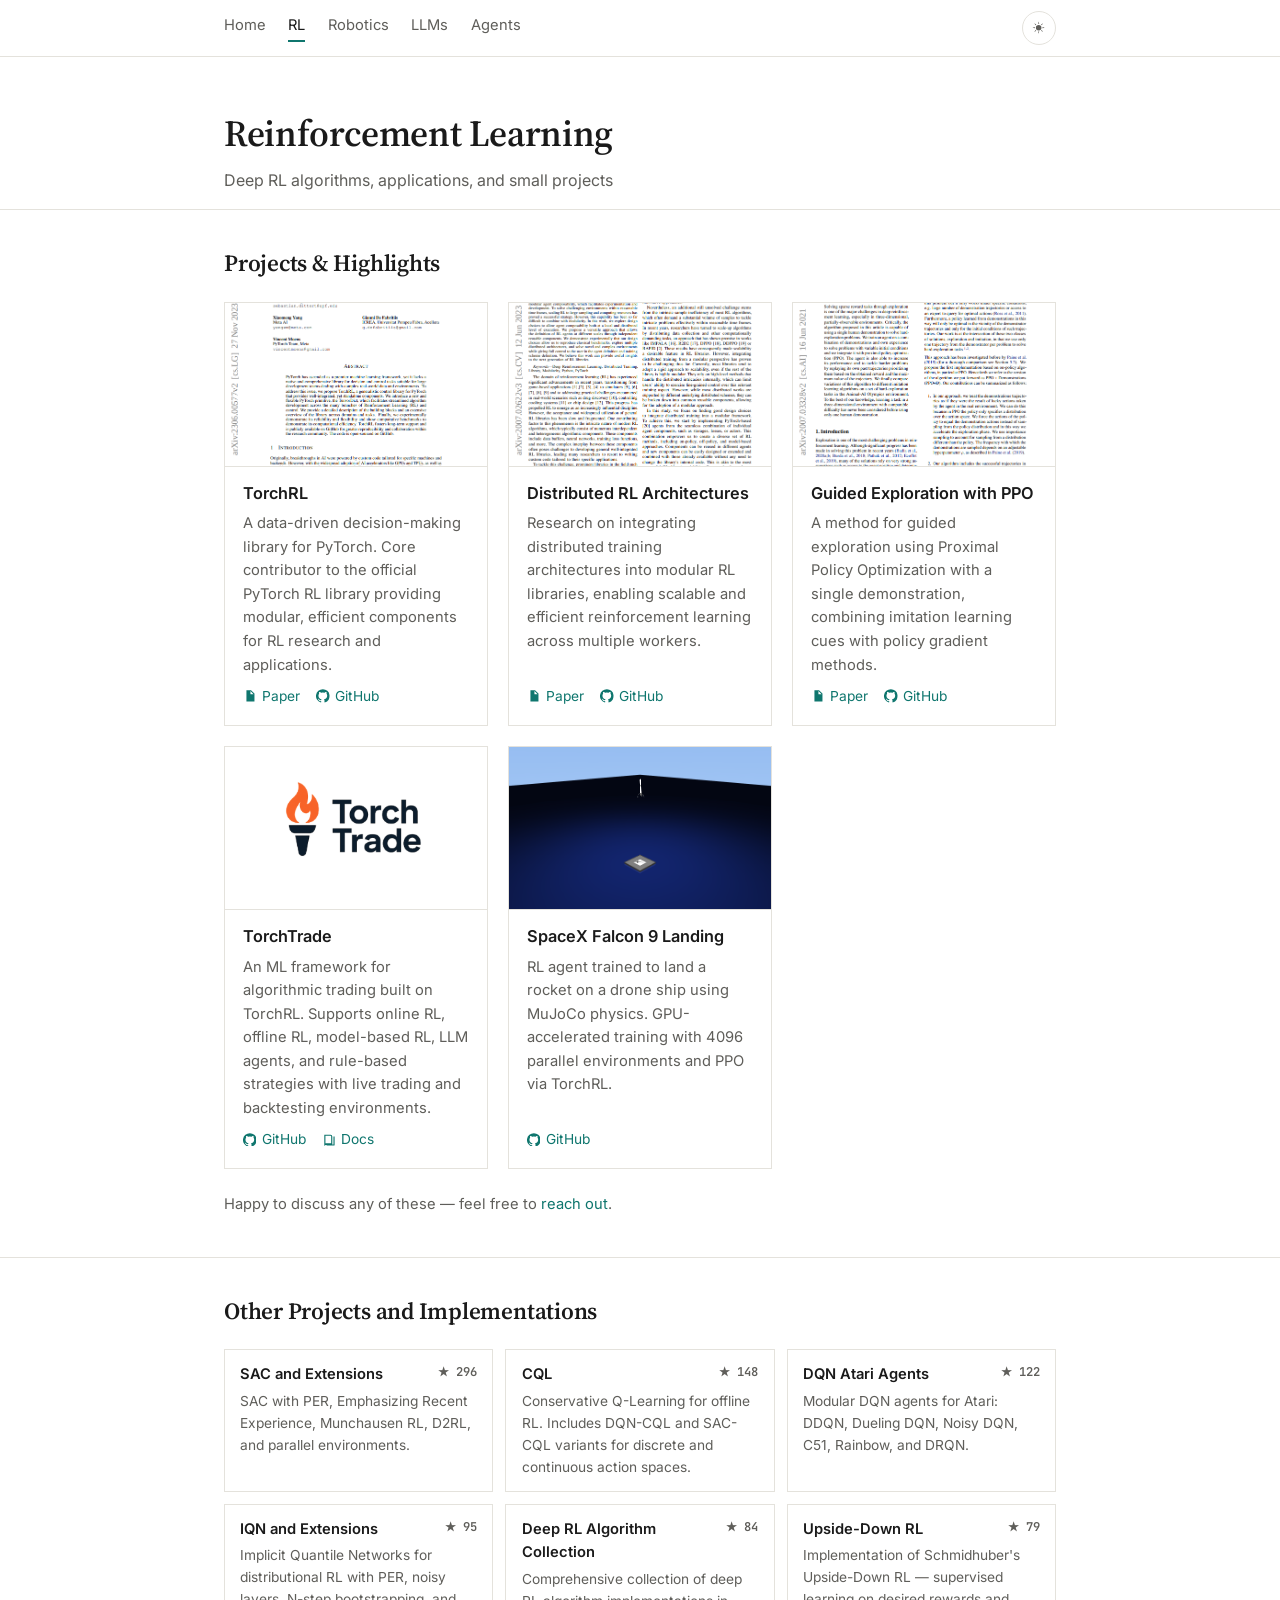
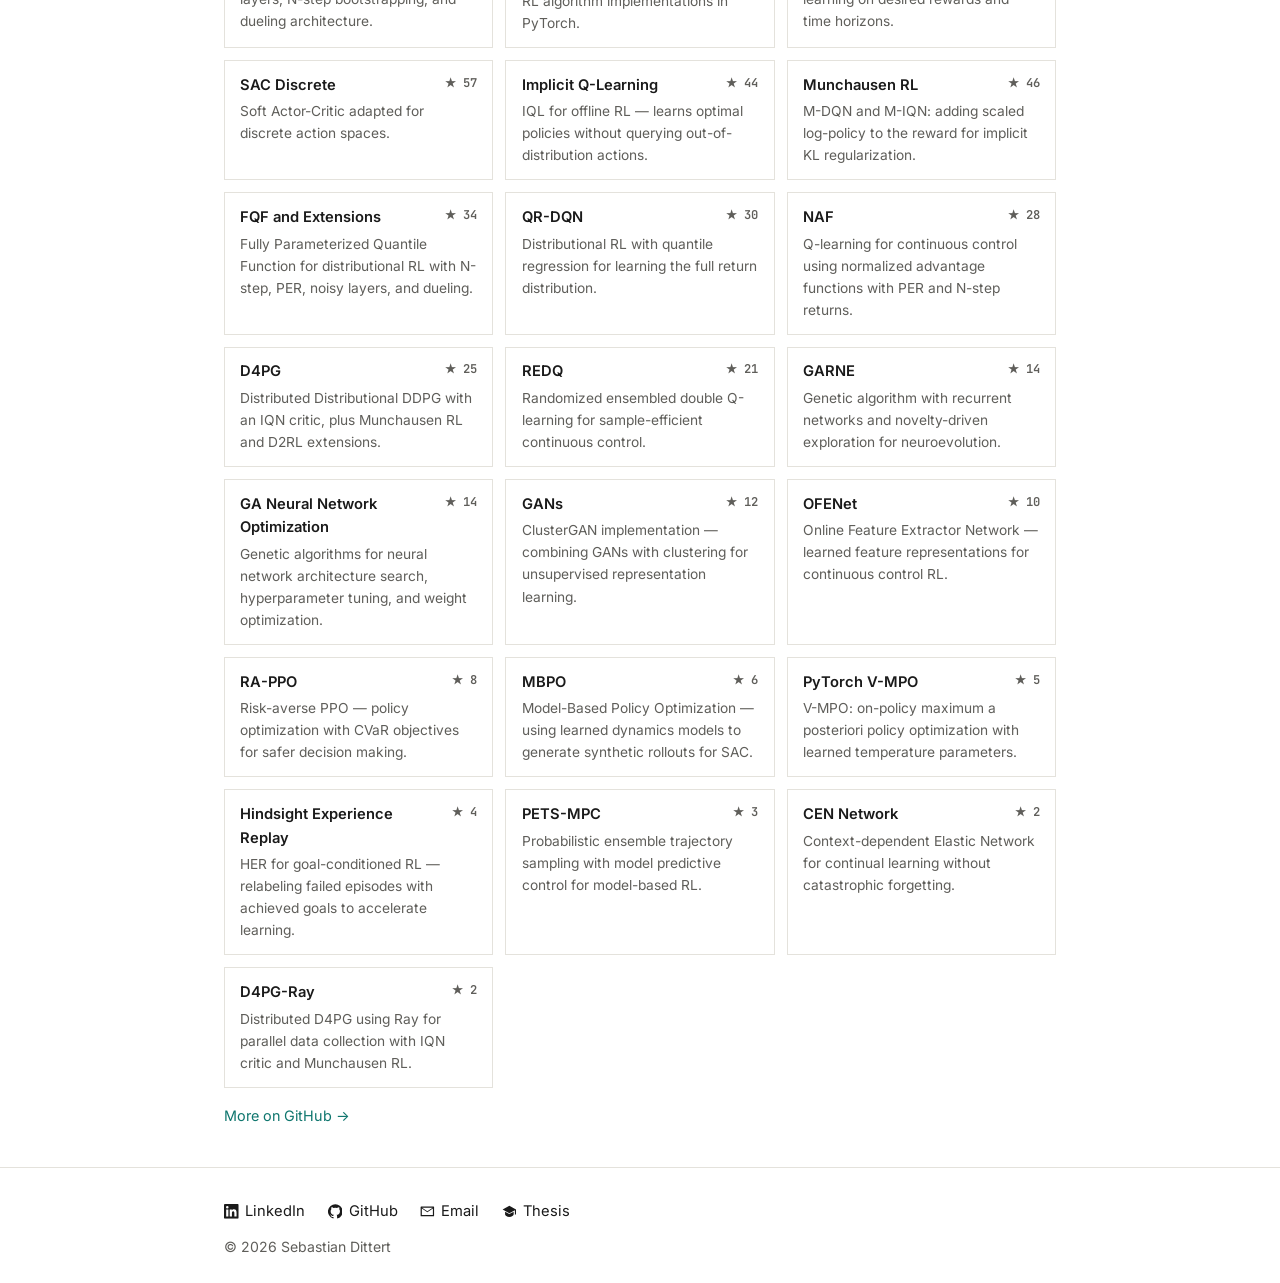
<file: rl.html>
<!DOCTYPE html>
<html lang="en">
<head>
  <meta charset="utf-8">
  <meta name="viewport" content="width=device-width, initial-scale=1">
  <title>Reinforcement Learning · Sebastian Dittert</title>
  <meta name="description" content="Deep RL algorithms, applications, and small projects">
  <meta property="og:title" content="Reinforcement Learning · Sebastian Dittert">
  <meta property="og:description" content="Deep RL algorithms, applications, and small projects">
  <meta property="og:image" content="https://by571.github.io/media/share.jpg">
  <meta property="og:image:width" content="1200">
  <meta property="og:image:height" content="630">
  <meta property="og:type" content="website">
  <meta property="og:url" content="https://by571.github.io/rl.html">
  <link rel="icon" href="favicon.svg" type="image/svg+xml">
  <link rel="preconnect" href="https://fonts.googleapis.com">
  <link rel="preconnect" href="https://fonts.gstatic.com" crossorigin>
  <link href="https://fonts.googleapis.com/css2?family=Source+Serif+4:wght@600&family=Inter:wght@400;500;600&family=JetBrains+Mono:wght@400;500&display=swap" rel="stylesheet">
  <link rel="stylesheet" href="assets/style.css">
  <script>(function(){var t=null;try{t=localStorage.getItem('theme')}catch(e){}if(t!=='light'&&t!=='dark'){t='light'}document.documentElement.setAttribute('data-theme',t);document.documentElement.classList.add('js')})()</script>
</head>
<body>
<svg xmlns="http://www.w3.org/2000/svg" style="display:none" aria-hidden="true">
  <symbol id="i-github" viewBox="0 0 24 24"><path d="M12 .3a12 12 0 0 0-3.8 23.4c.6.1.8-.3.8-.6v-2c-3.3.7-4-1.6-4-1.6-.6-1.4-1.4-1.8-1.4-1.8-1-.7.1-.7.1-.7 1.2.1 1.8 1.2 1.8 1.2 1.1 1.8 2.8 1.3 3.5 1 .1-.8.4-1.3.8-1.6-2.7-.3-5.5-1.3-5.5-5.9 0-1.3.5-2.4 1.2-3.2-.1-.3-.5-1.5.1-3.2 0 0 1-.3 3.3 1.2a11.5 11.5 0 0 1 6 0c2.3-1.5 3.3-1.2 3.3-1.2.7 1.7.2 2.9.1 3.2.8.8 1.2 1.9 1.2 3.2 0 4.6-2.8 5.6-5.5 5.9.4.4.8 1.1.8 2.2v3.3c0 .3.2.7.8.6A12 12 0 0 0 12 .3z"/></symbol>
  <symbol id="i-linkedin" viewBox="0 0 24 24"><path d="M20.45 20.45h-3.56v-5.57c0-1.33-.02-3.04-1.85-3.04-1.85 0-2.13 1.45-2.13 2.94v5.67H9.35V9h3.41v1.56h.05c.48-.9 1.64-1.85 3.37-1.85 3.6 0 4.27 2.37 4.27 5.46v6.28zM5.34 7.43a2.06 2.06 0 1 1 0-4.13 2.06 2.06 0 0 1 0 4.13zM7.12 20.45H3.56V9h3.56v11.45zM22.22 0H1.77C.79 0 0 .77 0 1.73v20.54C0 23.23.79 24 1.77 24h20.45c.98 0 1.78-.77 1.78-1.73V1.73C24 .77 23.2 0 22.22 0z"/></symbol>
  <symbol id="i-mail" viewBox="0 0 24 24"><path d="M2 4h20a1 1 0 0 1 1 1v14a1 1 0 0 1-1 1H2a1 1 0 0 1-1-1V5a1 1 0 0 1 1-1zm1 3.2V18h18V7.2l-9 6.3-9-6.3zM3.4 6l8.6 6 8.6-6H3.4z"/></symbol>
  <symbol id="i-cap" viewBox="0 0 24 24"><path d="M12 3 1 9l11 6 9-4.9V17h2V9L12 3zm-7 9.6V17c0 1.7 3.1 4 7 4s7-2.3 7-4v-4.4l-7 3.8-7-3.8z"/></symbol>
  <symbol id="i-medium" viewBox="0 0 24 24"><path d="M13.54 12a6.77 6.77 0 1 1-13.54 0 6.77 6.77 0 0 1 13.54 0zm7.42 0c0 3.52-1.51 6.37-3.38 6.37S14.2 15.52 14.2 12s1.51-6.37 3.38-6.37S20.96 8.48 20.96 12zM24 12c0 3.15-.53 5.71-1.19 5.71S21.62 15.15 21.62 12s.53-5.71 1.19-5.71S24 8.85 24 12z"/></symbol>
  <symbol id="i-doc" viewBox="0 0 24 24"><path d="M6 2h8l6 6v14H6V2zm7 1.5V9h5.5L13 3.5zM8 12h8v1.5H8V12zm0 3h8v1.5H8V15zm0 3h5v1.5H8V18z"/></symbol>
  <symbol id="i-globe" viewBox="0 0 24 24"><path d="M12 2a10 10 0 1 0 0 20 10 10 0 0 0 0-20zm6.9 9h-3a15.6 15.6 0 0 0-1.3-5.6A8 8 0 0 1 18.9 11zM12 4c.9 1.2 1.7 3.6 1.9 7h-3.8c.2-3.4 1-5.8 1.9-7zM5.1 13h3c.1 2 .6 3.9 1.3 5.6A8 8 0 0 1 5.1 13zm3-2h-3a8 8 0 0 1 4.3-5.6c-.7 1.7-1.2 3.6-1.3 5.6zM12 20c-.9-1.2-1.7-3.6-1.9-7h3.8c-.2 3.4-1 5.8-1.9 7zm2.6-1.4c.7-1.7 1.2-3.6 1.3-5.6h3a8 8 0 0 1-4.3 5.6z"/></symbol>
  <symbol id="i-book" viewBox="0 0 24 24"><path d="M4 3h11a3 3 0 0 1 3 3v15H7a3 3 0 0 0-3 3V3zm2 2v13.2c.3-.1.7-.2 1-.2h9V6a1 1 0 0 0-1-1H6zm14 1h2v15a1 1 0 0 1-1 1H8v-2h12V6z"/></symbol>
  <symbol id="i-youtube" viewBox="0 0 24 24"><path d="M23.5 6.2a3 3 0 0 0-2.1-2.1C19.5 3.6 12 3.6 12 3.6s-7.5 0-9.4.5A3 3 0 0 0 .5 6.2 31 31 0 0 0 0 12a31 31 0 0 0 .5 5.8 3 3 0 0 0 2.1 2.1c1.9.5 9.4.5 9.4.5s7.5 0 9.4-.5a3 3 0 0 0 2.1-2.1A31 31 0 0 0 24 12a31 31 0 0 0-.5-5.8zM9.6 15.6V8.4l6.2 3.6-6.2 3.6z"/></symbol>
  <symbol id="i-sun" viewBox="0 0 24 24"><path d="M12 7a5 5 0 1 0 0 10 5 5 0 0 0 0-10zm0-6h0l1 4h-2l1-4zm0 22-1-4h2l-1 4zM1 12l4-1v2l-4-1zm22 0-4 1v-2l4 1zM4.2 4.2l3.5 2.1-1.4 1.4-2.1-3.5zm15.6 15.6-3.5-2.1 1.4-1.4 2.1 3.5zM4.2 19.8l2.1-3.5 1.4 1.4-3.5 2.1zM19.8 4.2l-2.1 3.5-1.4-1.4 3.5-2.1z"/></symbol>
  <symbol id="i-moon" viewBox="0 0 24 24"><path d="M12.3 2a9.9 9.9 0 0 0-1.6.1 8 8 0 0 0 9.2 12.6A10 10 0 1 1 12.3 2z"/></symbol>
</svg>

<nav class="nav">
  <div class="container">
    <div class="nav-links">
      <a href="index.html">Home</a>
      <a href="rl.html" class="active">RL</a>
      <a href="robotics.html">Robotics</a>
      <a href="llms.html">LLMs</a>
      <a href="agentic-automation.html">Agents</a>
    </div>
    <button class="theme-toggle" id="theme-toggle" aria-label="Toggle dark mode"><svg class="icon icon-sun"><use href="#i-sun"/></svg><svg class="icon icon-moon"><use href="#i-moon"/></svg></button>
  </div>
</nav>

<header class="container page-title">
  <h1>Reinforcement Learning</h1>
  <p>Deep RL algorithms, applications, and small projects</p>
</header>

<main>

<section class="section">
  <div class="container">
    <h2>Projects &amp; Highlights</h2>
    <div class="cards">
      <article class="card">
        <div class="card-img"><img src="media/papers/Torchrl.png" alt="TorchRL" loading="lazy"></div>
        <div class="card-body">
          <h3>TorchRL</h3>
          <p>A data-driven decision-making library for PyTorch. Core contributor to the official PyTorch RL library providing modular, efficient components for RL research and applications.</p>
          <div class="card-links">
            <a href="https://arxiv.org/abs/2306.00577" target="_blank" rel="noopener"><svg class="icon"><use href="#i-doc"/></svg>Paper</a>
            <a href="https://github.com/pytorch/rl" target="_blank" rel="noopener"><svg class="icon"><use href="#i-github"/></svg>GitHub</a>
          </div>
        </div>
      </article>
      <article class="card">
        <div class="card-img"><img src="media/papers/integrating.png" alt="Distributed Architectures" loading="lazy"></div>
        <div class="card-body">
          <h3>Distributed RL Architectures</h3>
          <p>Research on integrating distributed training architectures into modular RL libraries, enabling scalable and efficient reinforcement learning across multiple workers.</p>
          <div class="card-links">
            <a href="https://arxiv.org/abs/2007.02622" target="_blank" rel="noopener"><svg class="icon"><use href="#i-doc"/></svg>Paper</a>
            <a href="https://github.com/compsciencelab/pytorchrl" target="_blank" rel="noopener"><svg class="icon"><use href="#i-github"/></svg>GitHub</a>
          </div>
        </div>
      </article>
      <article class="card">
        <div class="card-img"><img src="media/papers/guided_exploration.png" alt="Guided Exploration" loading="lazy"></div>
        <div class="card-body">
          <h3>Guided Exploration with PPO</h3>
          <p>A method for guided exploration using Proximal Policy Optimization with a single demonstration, combining imitation learning cues with policy gradient methods.</p>
          <div class="card-links">
            <a href="https://arxiv.org/abs/2105.01696" target="_blank" rel="noopener"><svg class="icon"><use href="#i-doc"/></svg>Paper</a>
            <a href="https://github.com/compsciencelab/ppo_D" target="_blank" rel="noopener"><svg class="icon"><use href="#i-github"/></svg>GitHub</a>
          </div>
        </div>
      </article>
      <article class="card">
        <div class="card-img"><img src="media/papers/torchtrade.png" alt="TorchTrade" class="contain" loading="lazy"></div>
        <div class="card-body">
          <h3>TorchTrade</h3>
          <p>An ML framework for algorithmic trading built on TorchRL. Supports online RL, offline RL, model-based RL, LLM agents, and rule-based strategies with live trading and backtesting environments.</p>
          <div class="card-links">
            <a href="https://github.com/TorchTrade/torchtrade" target="_blank" rel="noopener"><svg class="icon"><use href="#i-github"/></svg>GitHub</a>
            <a href="https://torchtrade.github.io/torchtrade/" target="_blank" rel="noopener"><svg class="icon"><use href="#i-book"/></svg>Docs</a>
          </div>
        </div>
      </article>
      <article class="card">
        <div class="card-img"><img src="media/papers/falcon9.png" alt="SpaceX Falcon 9 Landing Simulator" loading="lazy"></div>
        <div class="card-body">
          <h3>SpaceX Falcon 9 Landing</h3>
          <p>RL agent trained to land a rocket on a drone ship using MuJoCo physics. GPU-accelerated training with 4096 parallel environments and PPO via TorchRL.</p>
          <div class="card-links">
            <a href="https://github.com/BY571/SpaceX-Falcon9" target="_blank" rel="noopener"><svg class="icon"><use href="#i-github"/></svg>GitHub</a>
          </div>
        </div>
      </article>
    </div>
    <p class="note">Happy to discuss any of these — feel free to <a href="mailto:sebastian.dittert@gmx.de">reach out</a>.</p>
  </div>
</section>
<section class="section">
  <div class="container">
    <h2>Other Projects and Implementations</h2>
    <div class="repos">
      <a class="repo" href="https://github.com/BY571/Soft-Actor-Critic-and-Extensions" target="_blank" rel="noopener" data-repo="BY571/Soft-Actor-Critic-and-Extensions">
        <span class="repo-head"><span>SAC and Extensions</span><span class="stars">&#9733; 295</span></span>
        <p>SAC with PER, Emphasizing Recent Experience, Munchausen RL, D2RL, and parallel environments.</p>
      </a>
      <a class="repo" href="https://github.com/BY571/CQL" target="_blank" rel="noopener" data-repo="BY571/CQL">
        <span class="repo-head"><span>CQL</span><span class="stars">&#9733; 147</span></span>
        <p>Conservative Q-Learning for offline RL. Includes DQN-CQL and SAC-CQL variants for discrete and continuous action spaces.</p>
      </a>
      <a class="repo" href="https://github.com/BY571/DQN-Atari-Agents" target="_blank" rel="noopener" data-repo="BY571/DQN-Atari-Agents">
        <span class="repo-head"><span>DQN Atari Agents</span><span class="stars">&#9733; 122</span></span>
        <p>Modular DQN agents for Atari: DDQN, Dueling DQN, Noisy DQN, C51, Rainbow, and DRQN.</p>
      </a>
      <a class="repo" href="https://github.com/BY571/IQN-and-Extensions" target="_blank" rel="noopener" data-repo="BY571/IQN-and-Extensions">
        <span class="repo-head"><span>IQN and Extensions</span><span class="stars">&#9733; 93</span></span>
        <p>Implicit Quantile Networks for distributional RL with PER, noisy layers, N-step bootstrapping, and dueling architecture.</p>
      </a>
      <a class="repo" href="https://github.com/BY571/Deep-Reinforcement-Learning-Algorithm-Collection" target="_blank" rel="noopener" data-repo="BY571/Deep-Reinforcement-Learning-Algorithm-Collection">
        <span class="repo-head"><span>Deep RL Algorithm Collection</span><span class="stars">&#9733; 80</span></span>
        <p>Comprehensive collection of deep RL algorithm implementations in PyTorch.</p>
      </a>
      <a class="repo" href="https://github.com/BY571/Upside-Down-Reinforcement-Learning" target="_blank" rel="noopener" data-repo="BY571/Upside-Down-Reinforcement-Learning">
        <span class="repo-head"><span>Upside-Down RL</span><span class="stars">&#9733; 78</span></span>
        <p>Implementation of Schmidhuber's Upside-Down RL — supervised learning on desired rewards and time horizons.</p>
      </a>
      <a class="repo" href="https://github.com/BY571/SAC_discrete" target="_blank" rel="noopener" data-repo="BY571/SAC_discrete">
        <span class="repo-head"><span>SAC Discrete</span><span class="stars">&#9733; 55</span></span>
        <p>Soft Actor-Critic adapted for discrete action spaces.</p>
      </a>
      <a class="repo" href="https://github.com/BY571/Implicit-Q-Learning" target="_blank" rel="noopener" data-repo="BY571/Implicit-Q-Learning">
        <span class="repo-head"><span>Implicit Q-Learning</span><span class="stars">&#9733; 44</span></span>
        <p>IQL for offline RL — learns optimal policies without querying out-of-distribution actions.</p>
      </a>
      <a class="repo" href="https://github.com/BY571/Munchausen-RL" target="_blank" rel="noopener" data-repo="BY571/Munchausen-RL">
        <span class="repo-head"><span>Munchausen RL</span><span class="stars">&#9733; 44</span></span>
        <p>M-DQN and M-IQN: adding scaled log-policy to the reward for implicit KL regularization.</p>
      </a>
      <a class="repo" href="https://github.com/BY571/FQF-and-Extensions" target="_blank" rel="noopener" data-repo="BY571/FQF-and-Extensions">
        <span class="repo-head"><span>FQF and Extensions</span><span class="stars">&#9733; 34</span></span>
        <p>Fully Parameterized Quantile Function for distributional RL with N-step, PER, noisy layers, and dueling.</p>
      </a>
      <a class="repo" href="https://github.com/BY571/QR-DQN" target="_blank" rel="noopener" data-repo="BY571/QR-DQN">
        <span class="repo-head"><span>QR-DQN</span><span class="stars">&#9733; 29</span></span>
        <p>Distributional RL with quantile regression for learning the full return distribution.</p>
      </a>
      <a class="repo" href="https://github.com/BY571/Normalized-Advantage-Function-NAF-" target="_blank" rel="noopener" data-repo="BY571/Normalized-Advantage-Function-NAF-">
        <span class="repo-head"><span>NAF</span><span class="stars">&#9733; 28</span></span>
        <p>Q-learning for continuous control using normalized advantage functions with PER and N-step returns.</p>
      </a>
      <a class="repo" href="https://github.com/BY571/D4PG" target="_blank" rel="noopener" data-repo="BY571/D4PG">
        <span class="repo-head"><span>D4PG</span><span class="stars">&#9733; 24</span></span>
        <p>Distributed Distributional DDPG with an IQN critic, plus Munchausen RL and D2RL extensions.</p>
      </a>
      <a class="repo" href="https://github.com/BY571/Randomized-Ensembled-Double-Q-learning-REDQ-" target="_blank" rel="noopener" data-repo="BY571/Randomized-Ensembled-Double-Q-learning-REDQ-">
        <span class="repo-head"><span>REDQ</span><span class="stars">&#9733; 21</span></span>
        <p>Randomized ensembled double Q-learning for sample-efficient continuous control.</p>
      </a>
      <a class="repo" href="https://github.com/BY571/GARNE-Genetic-Algorithm-with-Recurrent-Network-and-Novelty-Exploration" target="_blank" rel="noopener" data-repo="BY571/GARNE-Genetic-Algorithm-with-Recurrent-Network-and-Novelty-Exploration">
        <span class="repo-head"><span>GARNE</span><span class="stars">&#9733; 14</span></span>
        <p>Genetic algorithm with recurrent networks and novelty-driven exploration for neuroevolution.</p>
      </a>
      <a class="repo" href="https://github.com/BY571/Genetic-Algorithms-Neural-Network-Optimization" target="_blank" rel="noopener" data-repo="BY571/Genetic-Algorithms-Neural-Network-Optimization">
        <span class="repo-head"><span>GA Neural Network Optimization</span><span class="stars">&#9733; 13</span></span>
        <p>Genetic algorithms for neural network architecture search, hyperparameter tuning, and weight optimization.</p>
      </a>
      <a class="repo" href="https://github.com/BY571/GANs" target="_blank" rel="noopener" data-repo="BY571/GANs">
        <span class="repo-head"><span>GANs</span><span class="stars">&#9733; 12</span></span>
        <p>ClusterGAN implementation — combining GANs with clustering for unsupervised representation learning.</p>
      </a>
      <a class="repo" href="https://github.com/BY571/OFENet" target="_blank" rel="noopener" data-repo="BY571/OFENet">
        <span class="repo-head"><span>OFENet</span><span class="stars">&#9733; 10</span></span>
        <p>Online Feature Extractor Network — learned feature representations for continuous control RL.</p>
      </a>
      <a class="repo" href="https://github.com/BY571/RA-PPO" target="_blank" rel="noopener" data-repo="BY571/RA-PPO">
        <span class="repo-head"><span>RA-PPO</span><span class="stars">&#9733; 8</span></span>
        <p>Risk-averse PPO — policy optimization with CVaR objectives for safer decision making.</p>
      </a>
      <a class="repo" href="https://github.com/BY571/MBPO" target="_blank" rel="noopener" data-repo="BY571/MBPO">
        <span class="repo-head"><span>MBPO</span><span class="stars">&#9733; 6</span></span>
        <p>Model-Based Policy Optimization — using learned dynamics models to generate synthetic rollouts for SAC.</p>
      </a>
      <a class="repo" href="https://github.com/BY571/pytorch-vmpo" target="_blank" rel="noopener" data-repo="BY571/pytorch-vmpo">
        <span class="repo-head"><span>PyTorch V-MPO</span><span class="stars">&#9733; 5</span></span>
        <p>V-MPO: on-policy maximum a posteriori policy optimization with learned temperature parameters.</p>
      </a>
      <a class="repo" href="https://github.com/BY571/Hindsight-Experience-Replay" target="_blank" rel="noopener" data-repo="BY571/Hindsight-Experience-Replay">
        <span class="repo-head"><span>Hindsight Experience Replay</span><span class="stars">&#9733; 4</span></span>
        <p>HER for goal-conditioned RL — relabeling failed episodes with achieved goals to accelerate learning.</p>
      </a>
      <a class="repo" href="https://github.com/BY571/PETS-MPC" target="_blank" rel="noopener" data-repo="BY571/PETS-MPC">
        <span class="repo-head"><span>PETS-MPC</span><span class="stars">&#9733; 3</span></span>
        <p>Probabilistic ensemble trajectory sampling with model predictive control for model-based RL.</p>
      </a>
      <a class="repo" href="https://github.com/BY571/CEN-Network" target="_blank" rel="noopener" data-repo="BY571/CEN-Network">
        <span class="repo-head"><span>CEN Network</span><span class="stars">&#9733; 2</span></span>
        <p>Context-dependent Elastic Network for continual learning without catastrophic forgetting.</p>
      </a>
      <a class="repo" href="https://github.com/BY571/D4PG-ray" target="_blank" rel="noopener" data-repo="BY571/D4PG-ray">
        <span class="repo-head"><span>D4PG-Ray</span><span class="stars">&#9733; 2</span></span>
        <p>Distributed D4PG using Ray for parallel data collection with IQN critic and Munchausen RL.</p>
      </a>
    </div>
    <p style="margin-top:1rem;font-size:.9rem"><a href="https://github.com/BY571" target="_blank" rel="noopener">More on GitHub &rarr;</a></p>
  </div>
</section>

</main>

<footer class="footer">
  <div class="container">
    <div class="links">
      <a href="https://www.linkedin.com/in/sebastian-dittert/" target="_blank" rel="noopener"><svg class="icon"><use href="#i-linkedin"/></svg>LinkedIn</a>
      <a href="https://github.com/BY571" target="_blank" rel="noopener"><svg class="icon"><use href="#i-github"/></svg>GitHub</a>
      <a href="mailto:sebastian.dittert@gmx.de"><svg class="icon"><use href="#i-mail"/></svg>Email</a>
      <a href="https://www.tdx.cat/handle/10803/696643" target="_blank" rel="noopener"><svg class="icon"><use href="#i-cap"/></svg>Thesis</a>
    </div>
    &copy; 2026 Sebastian Dittert
  </div>
</footer>
<script src="assets/site.js"></script>
</body>
</html>
</file>
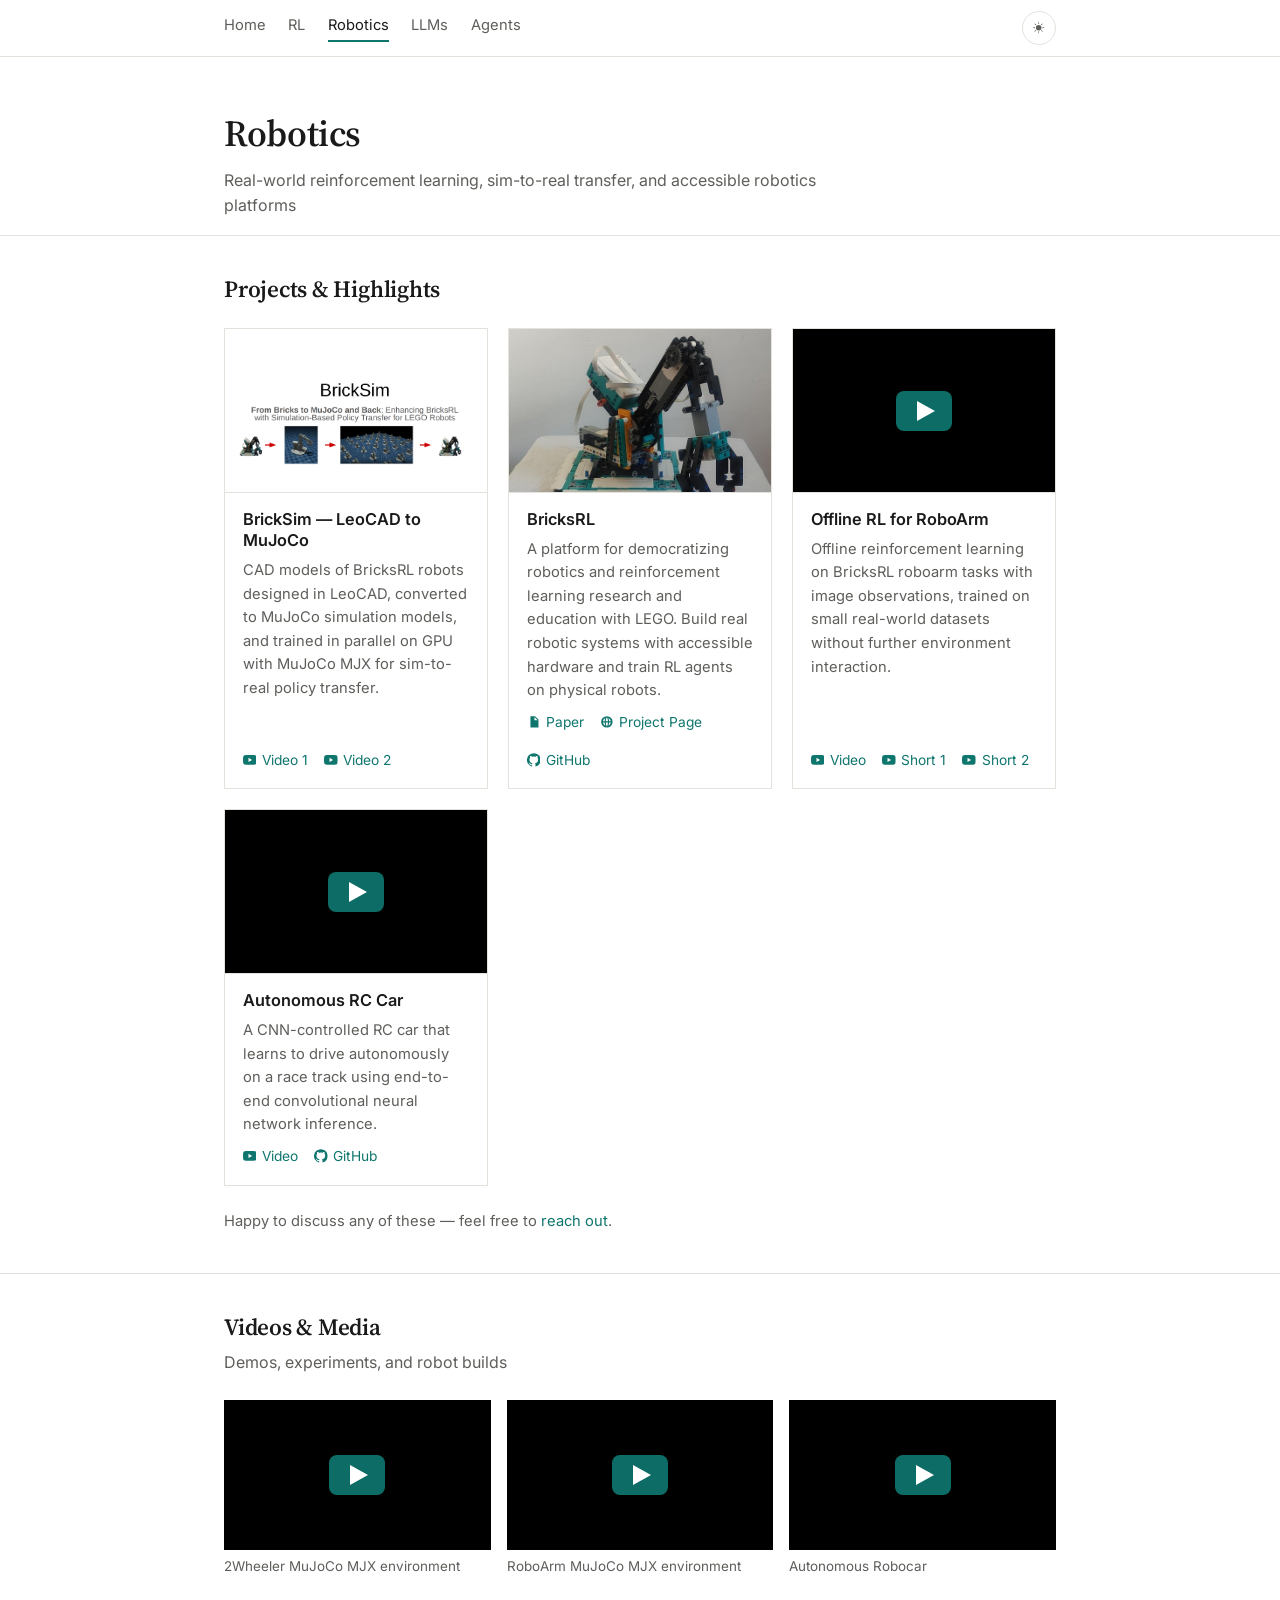
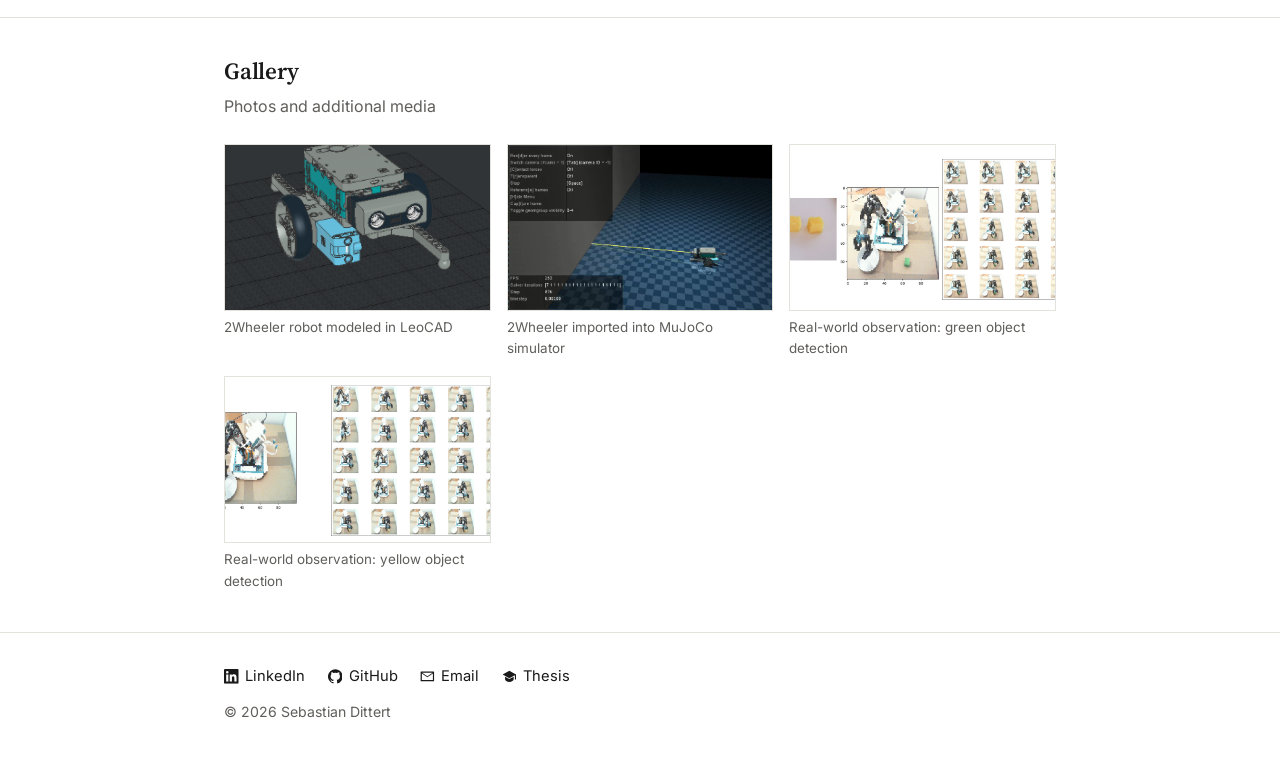
<file: robotics.html>
<!DOCTYPE html>
<html lang="en">
<head>
  <meta charset="utf-8">
  <meta name="viewport" content="width=device-width, initial-scale=1">
  <title>Robotics · Sebastian Dittert</title>
  <meta name="description" content="Real-world reinforcement learning, sim-to-real transfer, and accessible robotics platforms">
  <meta property="og:title" content="Robotics · Sebastian Dittert">
  <meta property="og:description" content="Real-world reinforcement learning, sim-to-real transfer, and accessible robotics platforms">
  <meta property="og:image" content="https://by571.github.io/media/share.jpg">
  <meta property="og:image:width" content="1200">
  <meta property="og:image:height" content="630">
  <meta property="og:type" content="website">
  <meta property="og:url" content="https://by571.github.io/robotics.html">
  <link rel="icon" href="favicon.svg" type="image/svg+xml">
  <link rel="preconnect" href="https://fonts.googleapis.com">
  <link rel="preconnect" href="https://fonts.gstatic.com" crossorigin>
  <link href="https://fonts.googleapis.com/css2?family=Source+Serif+4:wght@600&family=Inter:wght@400;500;600&family=JetBrains+Mono:wght@400;500&display=swap" rel="stylesheet">
  <link rel="stylesheet" href="assets/style.css">
  <script>(function(){var t=null;try{t=localStorage.getItem('theme')}catch(e){}if(t!=='light'&&t!=='dark'){t='light'}document.documentElement.setAttribute('data-theme',t);document.documentElement.classList.add('js')})()</script>
</head>
<body>
<svg xmlns="http://www.w3.org/2000/svg" style="display:none" aria-hidden="true">
  <symbol id="i-github" viewBox="0 0 24 24"><path d="M12 .3a12 12 0 0 0-3.8 23.4c.6.1.8-.3.8-.6v-2c-3.3.7-4-1.6-4-1.6-.6-1.4-1.4-1.8-1.4-1.8-1-.7.1-.7.1-.7 1.2.1 1.8 1.2 1.8 1.2 1.1 1.8 2.8 1.3 3.5 1 .1-.8.4-1.3.8-1.6-2.7-.3-5.5-1.3-5.5-5.9 0-1.3.5-2.4 1.2-3.2-.1-.3-.5-1.5.1-3.2 0 0 1-.3 3.3 1.2a11.5 11.5 0 0 1 6 0c2.3-1.5 3.3-1.2 3.3-1.2.7 1.7.2 2.9.1 3.2.8.8 1.2 1.9 1.2 3.2 0 4.6-2.8 5.6-5.5 5.9.4.4.8 1.1.8 2.2v3.3c0 .3.2.7.8.6A12 12 0 0 0 12 .3z"/></symbol>
  <symbol id="i-linkedin" viewBox="0 0 24 24"><path d="M20.45 20.45h-3.56v-5.57c0-1.33-.02-3.04-1.85-3.04-1.85 0-2.13 1.45-2.13 2.94v5.67H9.35V9h3.41v1.56h.05c.48-.9 1.64-1.85 3.37-1.85 3.6 0 4.27 2.37 4.27 5.46v6.28zM5.34 7.43a2.06 2.06 0 1 1 0-4.13 2.06 2.06 0 0 1 0 4.13zM7.12 20.45H3.56V9h3.56v11.45zM22.22 0H1.77C.79 0 0 .77 0 1.73v20.54C0 23.23.79 24 1.77 24h20.45c.98 0 1.78-.77 1.78-1.73V1.73C24 .77 23.2 0 22.22 0z"/></symbol>
  <symbol id="i-mail" viewBox="0 0 24 24"><path d="M2 4h20a1 1 0 0 1 1 1v14a1 1 0 0 1-1 1H2a1 1 0 0 1-1-1V5a1 1 0 0 1 1-1zm1 3.2V18h18V7.2l-9 6.3-9-6.3zM3.4 6l8.6 6 8.6-6H3.4z"/></symbol>
  <symbol id="i-cap" viewBox="0 0 24 24"><path d="M12 3 1 9l11 6 9-4.9V17h2V9L12 3zm-7 9.6V17c0 1.7 3.1 4 7 4s7-2.3 7-4v-4.4l-7 3.8-7-3.8z"/></symbol>
  <symbol id="i-medium" viewBox="0 0 24 24"><path d="M13.54 12a6.77 6.77 0 1 1-13.54 0 6.77 6.77 0 0 1 13.54 0zm7.42 0c0 3.52-1.51 6.37-3.38 6.37S14.2 15.52 14.2 12s1.51-6.37 3.38-6.37S20.96 8.48 20.96 12zM24 12c0 3.15-.53 5.71-1.19 5.71S21.62 15.15 21.62 12s.53-5.71 1.19-5.71S24 8.85 24 12z"/></symbol>
  <symbol id="i-doc" viewBox="0 0 24 24"><path d="M6 2h8l6 6v14H6V2zm7 1.5V9h5.5L13 3.5zM8 12h8v1.5H8V12zm0 3h8v1.5H8V15zm0 3h5v1.5H8V18z"/></symbol>
  <symbol id="i-globe" viewBox="0 0 24 24"><path d="M12 2a10 10 0 1 0 0 20 10 10 0 0 0 0-20zm6.9 9h-3a15.6 15.6 0 0 0-1.3-5.6A8 8 0 0 1 18.9 11zM12 4c.9 1.2 1.7 3.6 1.9 7h-3.8c.2-3.4 1-5.8 1.9-7zM5.1 13h3c.1 2 .6 3.9 1.3 5.6A8 8 0 0 1 5.1 13zm3-2h-3a8 8 0 0 1 4.3-5.6c-.7 1.7-1.2 3.6-1.3 5.6zM12 20c-.9-1.2-1.7-3.6-1.9-7h3.8c-.2 3.4-1 5.8-1.9 7zm2.6-1.4c.7-1.7 1.2-3.6 1.3-5.6h3a8 8 0 0 1-4.3 5.6z"/></symbol>
  <symbol id="i-book" viewBox="0 0 24 24"><path d="M4 3h11a3 3 0 0 1 3 3v15H7a3 3 0 0 0-3 3V3zm2 2v13.2c.3-.1.7-.2 1-.2h9V6a1 1 0 0 0-1-1H6zm14 1h2v15a1 1 0 0 1-1 1H8v-2h12V6z"/></symbol>
  <symbol id="i-youtube" viewBox="0 0 24 24"><path d="M23.5 6.2a3 3 0 0 0-2.1-2.1C19.5 3.6 12 3.6 12 3.6s-7.5 0-9.4.5A3 3 0 0 0 .5 6.2 31 31 0 0 0 0 12a31 31 0 0 0 .5 5.8 3 3 0 0 0 2.1 2.1c1.9.5 9.4.5 9.4.5s7.5 0 9.4-.5a3 3 0 0 0 2.1-2.1A31 31 0 0 0 24 12a31 31 0 0 0-.5-5.8zM9.6 15.6V8.4l6.2 3.6-6.2 3.6z"/></symbol>
  <symbol id="i-sun" viewBox="0 0 24 24"><path d="M12 7a5 5 0 1 0 0 10 5 5 0 0 0 0-10zm0-6h0l1 4h-2l1-4zm0 22-1-4h2l-1 4zM1 12l4-1v2l-4-1zm22 0-4 1v-2l4 1zM4.2 4.2l3.5 2.1-1.4 1.4-2.1-3.5zm15.6 15.6-3.5-2.1 1.4-1.4 2.1 3.5zM4.2 19.8l2.1-3.5 1.4 1.4-3.5 2.1zM19.8 4.2l-2.1 3.5-1.4-1.4 3.5-2.1z"/></symbol>
  <symbol id="i-moon" viewBox="0 0 24 24"><path d="M12.3 2a9.9 9.9 0 0 0-1.6.1 8 8 0 0 0 9.2 12.6A10 10 0 1 1 12.3 2z"/></symbol>
</svg>

<nav class="nav">
  <div class="container">
    <div class="nav-links">
      <a href="index.html">Home</a>
      <a href="rl.html">RL</a>
      <a href="robotics.html" class="active">Robotics</a>
      <a href="llms.html">LLMs</a>
      <a href="agentic-automation.html">Agents</a>
    </div>
    <button class="theme-toggle" id="theme-toggle" aria-label="Toggle dark mode"><svg class="icon icon-sun"><use href="#i-sun"/></svg><svg class="icon icon-moon"><use href="#i-moon"/></svg></button>
  </div>
</nav>

<header class="container page-title">
  <h1>Robotics</h1>
  <p>Real-world reinforcement learning, sim-to-real transfer, and accessible robotics platforms</p>
</header>

<main>

<section class="section">
  <div class="container">
    <h2>Projects &amp; Highlights</h2>
    <div class="cards">
      <article class="card">
        <div class="card-img"><img src="media/robotics/Bricksim.png" alt="BrickSim — From Bricks to MuJoCo and Back" class="contain" loading="lazy"></div>
        <div class="card-body">
          <h3>BrickSim — LeoCAD to MuJoCo</h3>
          <p>CAD models of BricksRL robots designed in LeoCAD, converted to MuJoCo simulation models, and trained in parallel on GPU with MuJoCo MJX for sim-to-real policy transfer.</p>
          <div class="card-links">
            <a href="https://www.youtube.com/watch?v=jrcCZ4-6Xak" target="_blank" rel="noopener"><svg class="icon"><use href="#i-youtube"/></svg>Video 1</a>
            <a href="https://www.youtube.com/watch?v=f6QD7LwJboU" target="_blank" rel="noopener"><svg class="icon"><use href="#i-youtube"/></svg>Video 2</a>
          </div>
        </div>
      </article>
      <article class="card">
        <div class="card-img"><img src="media/robotics/roboarm.jpg" alt="BricksRL RoboArm" loading="lazy"></div>
        <div class="card-body">
          <h3>BricksRL</h3>
          <p>A platform for democratizing robotics and reinforcement learning research and education with LEGO. Build real robotic systems with accessible hardware and train RL agents on physical robots.</p>
          <div class="card-links">
            <a href="https://arxiv.org/abs/2406.17490" target="_blank" rel="noopener"><svg class="icon"><use href="#i-doc"/></svg>Paper</a>
            <a href="https://bricksrl.github.io/ProjectPage/" target="_blank" rel="noopener"><svg class="icon"><use href="#i-globe"/></svg>Project Page</a>
            <a href="https://github.com/BricksRL/bricksrl" target="_blank" rel="noopener"><svg class="icon"><use href="#i-github"/></svg>GitHub</a>
          </div>
        </div>
      </article>
      <article class="card">
        <div class="card-img"><a class="yt" href="https://www.youtube.com/watch?v=6rLj7Pkts6A" style="background-image:url(https://i.ytimg.com/vi/6rLj7Pkts6A/mqdefault.jpg)" target="_blank" rel="noopener" data-id="6rLj7Pkts6A" aria-label="Play video: Offline RL for RoboArm"></a></div>
        <div class="card-body">
          <h3>Offline RL for RoboArm</h3>
          <p>Offline reinforcement learning on BricksRL roboarm tasks with image observations, trained on small real-world datasets without further environment interaction.</p>
          <div class="card-links">
            <a href="https://www.youtube.com/watch?v=6rLj7Pkts6A" target="_blank" rel="noopener"><svg class="icon"><use href="#i-youtube"/></svg>Video</a>
            <a href="https://www.youtube.com/shorts/WPIaQO98FS0" target="_blank" rel="noopener"><svg class="icon"><use href="#i-youtube"/></svg>Short 1</a>
            <a href="https://www.youtube.com/shorts/8U64EKh32lw" target="_blank" rel="noopener"><svg class="icon"><use href="#i-youtube"/></svg>Short 2</a>
          </div>
        </div>
      </article>
      <article class="card">
        <div class="card-img"><a class="yt" href="https://www.youtube.com/watch?v=O1CGPuIWheo" style="background-image:url(https://i.ytimg.com/vi/O1CGPuIWheo/mqdefault.jpg)" target="_blank" rel="noopener" data-id="O1CGPuIWheo" aria-label="Play video: Autonomous RC Car"></a></div>
        <div class="card-body">
          <h3>Autonomous RC Car</h3>
          <p>A CNN-controlled RC car that learns to drive autonomously on a race track using end-to-end convolutional neural network inference.</p>
          <div class="card-links">
            <a href="https://www.youtube.com/watch?v=O1CGPuIWheo" target="_blank" rel="noopener"><svg class="icon"><use href="#i-youtube"/></svg>Video</a>
            <a href="https://github.com/BY571/Autonomous-Robocar" target="_blank" rel="noopener"><svg class="icon"><use href="#i-github"/></svg>GitHub</a>
          </div>
        </div>
      </article>
    </div>
    <p class="note">Happy to discuss any of these — feel free to <a href="mailto:sebastian.dittert@gmx.de">reach out</a>.</p>
  </div>
</section>
<section class="section">
  <div class="container">
    <h2>Videos &amp; Media</h2>
    <p class="muted">Demos, experiments, and robot builds</p>
    <div class="gallery">
      <figure class="figure"><a class="yt" href="https://www.youtube.com/watch?v=jrcCZ4-6Xak" style="background-image:url(https://i.ytimg.com/vi/jrcCZ4-6Xak/mqdefault.jpg)" target="_blank" rel="noopener" data-id="jrcCZ4-6Xak" aria-label="Play video: 2Wheeler MuJoCo MJX environment"></a><figcaption>2Wheeler MuJoCo MJX environment</figcaption></figure>
      <figure class="figure"><a class="yt" href="https://www.youtube.com/watch?v=f6QD7LwJboU" style="background-image:url(https://i.ytimg.com/vi/f6QD7LwJboU/mqdefault.jpg)" target="_blank" rel="noopener" data-id="f6QD7LwJboU" aria-label="Play video: RoboArm MuJoCo MJX environment"></a><figcaption>RoboArm MuJoCo MJX environment</figcaption></figure>
      <figure class="figure"><a class="yt" href="https://www.youtube.com/watch?v=O1CGPuIWheo" style="background-image:url(https://i.ytimg.com/vi/O1CGPuIWheo/mqdefault.jpg)" target="_blank" rel="noopener" data-id="O1CGPuIWheo" aria-label="Play video: Autonomous Robocar"></a><figcaption>Autonomous Robocar</figcaption></figure>
    </div>
  </div>
</section>
<section class="section">
  <div class="container">
    <h2>Gallery</h2>
    <p class="muted">Photos and additional media</p>
    <div class="gallery">
      <figure class="figure"><img src="media/robotics/LeoCAD.png" alt="LeoCAD 2Wheeler model" loading="lazy"><figcaption>2Wheeler robot modeled in LeoCAD</figcaption></figure>
      <figure class="figure"><img src="media/robotics/2Wheeler_mujoco.png" alt="2Wheeler in MuJoCo" loading="lazy"><figcaption>2Wheeler imported into MuJoCo simulator</figcaption></figure>
      <figure class="figure"><img src="media/robotics/robot_view_green.png" alt="Robot view — green objects" loading="lazy"><figcaption>Real-world observation: green object detection</figcaption></figure>
      <figure class="figure"><img src="media/robotics/robot_view_yellow.png" alt="Robot view — yellow objects" loading="lazy"><figcaption>Real-world observation: yellow object detection</figcaption></figure>
    </div>
  </div>
</section>

</main>

<footer class="footer">
  <div class="container">
    <div class="links">
      <a href="https://www.linkedin.com/in/sebastian-dittert/" target="_blank" rel="noopener"><svg class="icon"><use href="#i-linkedin"/></svg>LinkedIn</a>
      <a href="https://github.com/BY571" target="_blank" rel="noopener"><svg class="icon"><use href="#i-github"/></svg>GitHub</a>
      <a href="mailto:sebastian.dittert@gmx.de"><svg class="icon"><use href="#i-mail"/></svg>Email</a>
      <a href="https://www.tdx.cat/handle/10803/696643" target="_blank" rel="noopener"><svg class="icon"><use href="#i-cap"/></svg>Thesis</a>
    </div>
    &copy; 2026 Sebastian Dittert
  </div>
</footer>
<script src="assets/site.js"></script>
</body>
</html>
</file>
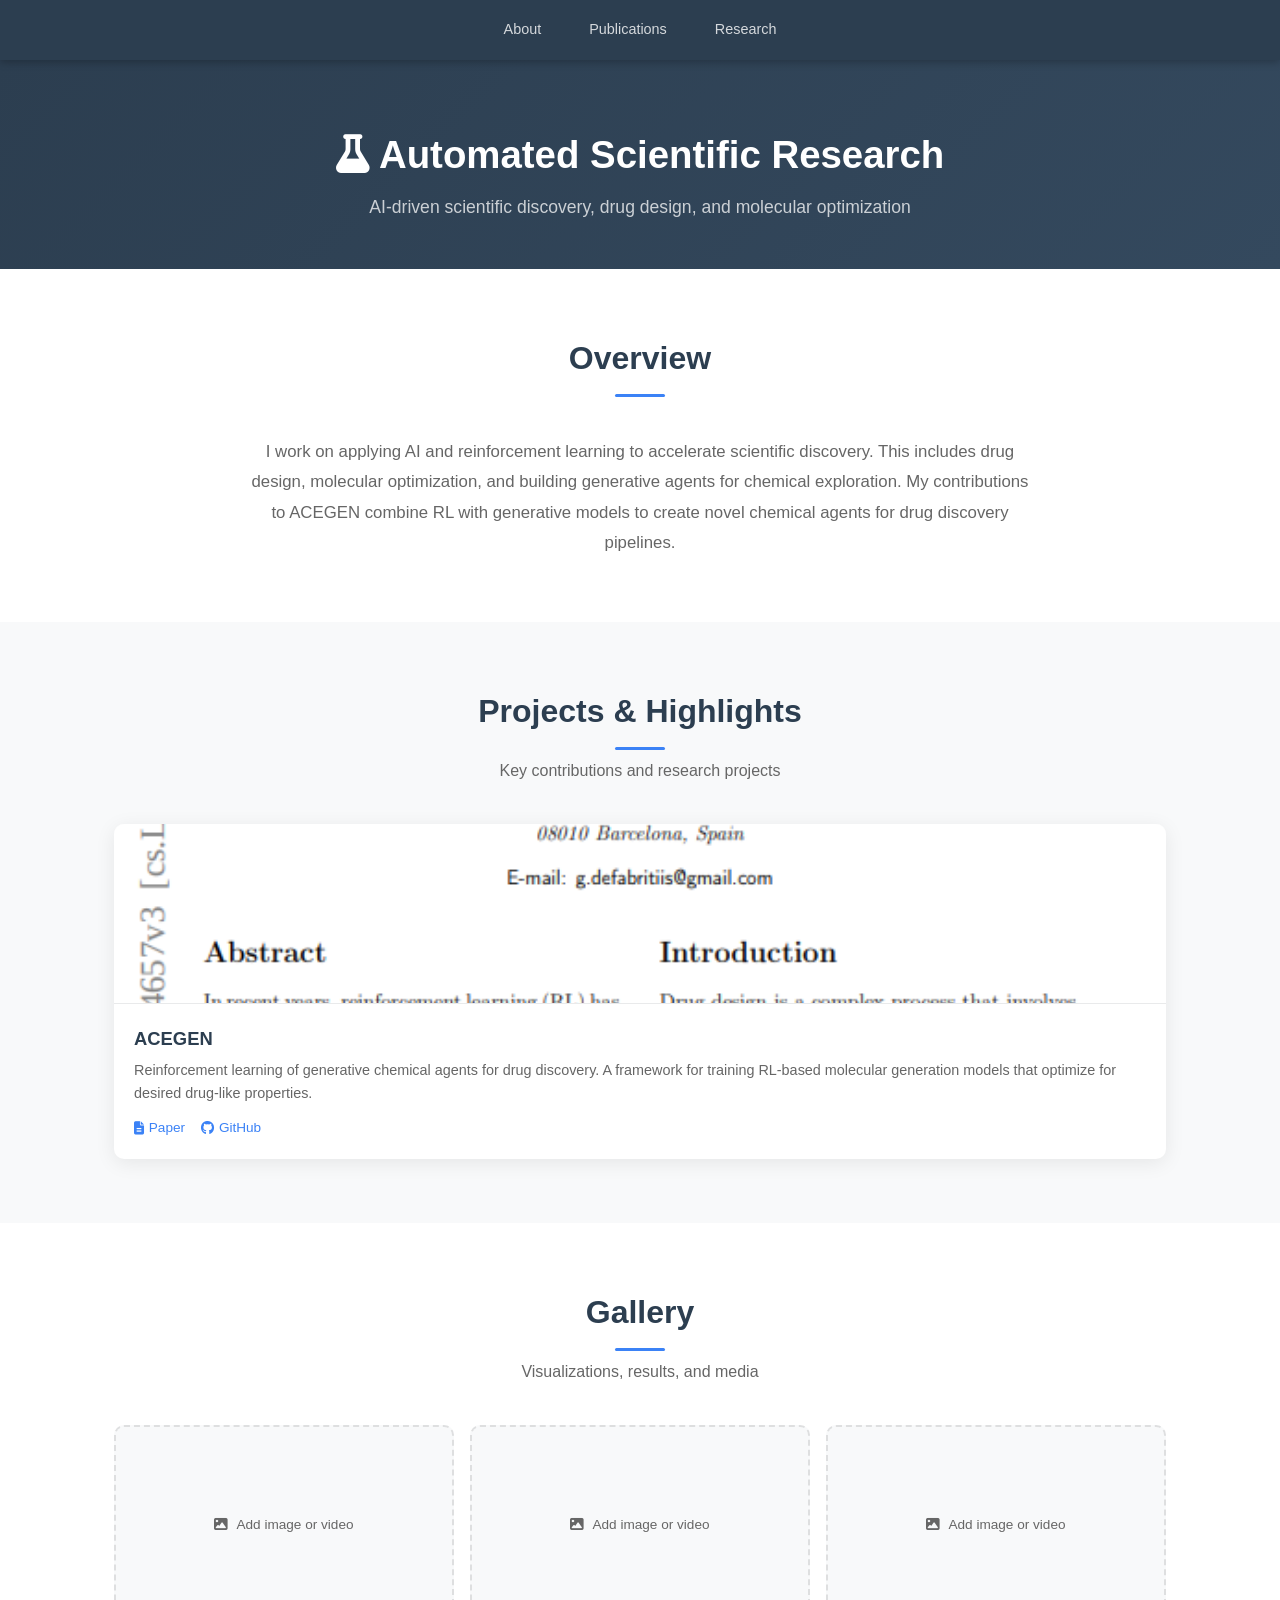
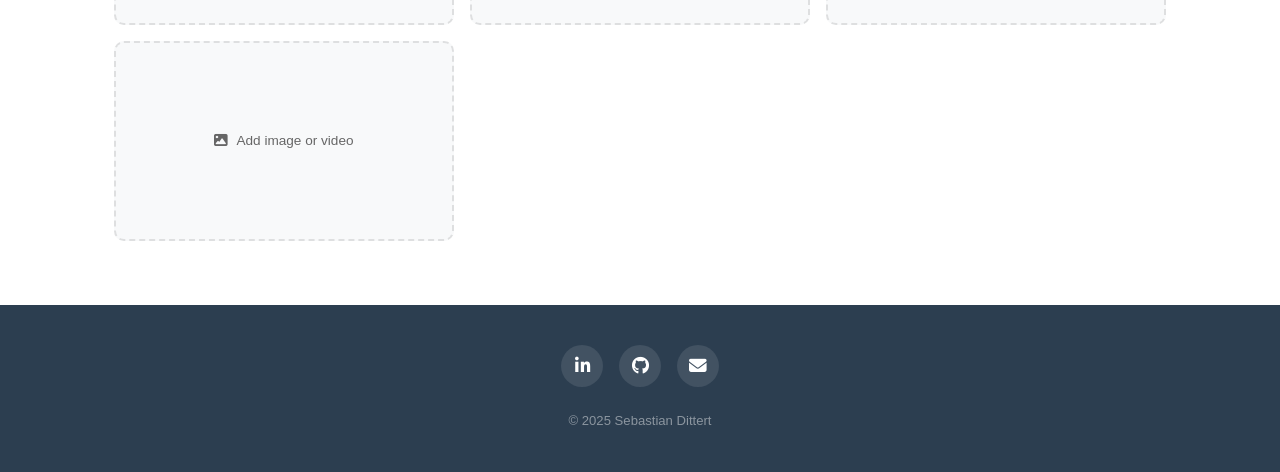
<file: scientific-research.html>
<!DOCTYPE html>
<html lang="en">
<head>
    <meta charset="utf-8" />
    <meta name="viewport" content="width=device-width, initial-scale=1" />
    <title>Automated Scientific Research — Sebastian Dittert</title>
    <link rel="stylesheet" href="https://cdnjs.cloudflare.com/ajax/libs/font-awesome/6.5.1/css/all.min.css" />
    <style>
        /* ── Reset & Variables ── */
        *, *::before, *::after { margin: 0; padding: 0; box-sizing: border-box; }

        :root {
            --accent: #3b82f6;
            --accent-dark: #2563eb;
            --dark: #2c3e50;
            --dark-alt: #34495e;
            --text: #333;
            --text-light: #666;
            --bg: #ffffff;
            --bg-alt: #f8f9fa;
            --shadow: 0 4px 20px rgba(0,0,0,0.08);
            --shadow-hover: 0 8px 30px rgba(0,0,0,0.14);
        }

        html { scroll-behavior: smooth; }

        body {
            font-family: 'Segoe UI', Tahoma, Geneva, Verdana, sans-serif;
            line-height: 1.6;
            color: var(--text);
            background: var(--bg);
        }

        .container { max-width: 1100px; margin: 0 auto; padding: 0 24px; }

        a { color: var(--accent); text-decoration: none; transition: color .2s; }
        a:hover { color: var(--accent-dark); }

        /* ── Navigation ── */
        nav {
            background: var(--dark);
            position: sticky;
            top: 0;
            z-index: 100;
            box-shadow: 0 2px 8px rgba(0,0,0,.25);
        }

        .nav-inner {
            display: flex;
            justify-content: center;
            gap: 1rem;
            padding: .75rem 0;
            flex-wrap: wrap;
        }

        .nav-inner a {
            color: rgba(255,255,255,.8);
            padding: .4rem 1rem;
            border-radius: 20px;
            font-size: .9rem;
            font-weight: 500;
            transition: background .2s, color .2s;
        }

        .nav-inner a:hover,
        .nav-inner a.active {
            background: var(--accent);
            color: #fff;
        }

        /* ── Page Hero ── */
        .page-hero {
            background: linear-gradient(135deg, var(--dark) 0%, var(--dark-alt) 100%);
            color: #fff;
            padding: 4rem 0 3rem;
            text-align: center;
        }

        .page-hero h1 { font-size: 2.4rem; font-weight: 600; margin-bottom: .5rem; }

        .page-hero .subtitle {
            color: rgba(255,255,255,.75);
            font-size: 1.1rem;
            max-width: 600px;
            margin: 0 auto;
        }

        /* ── Section Shared ── */
        .section { padding: 4rem 0; }
        .section--alt { background: var(--bg-alt); }

        .section-heading {
            text-align: center;
            margin-bottom: 2.5rem;
        }

        .section-heading h2 {
            font-size: 2rem;
            color: var(--dark);
            margin-bottom: .5rem;
        }

        .section-heading h2::after {
            content: '';
            display: block;
            width: 50px;
            height: 3px;
            background: var(--accent);
            margin: .6rem auto 0;
            border-radius: 2px;
        }

        .section-heading p { color: var(--text-light); max-width: 520px; margin: 0 auto; }

        /* ── Overview ── */
        .overview {
            max-width: 780px;
            margin: 0 auto;
            font-size: 1.05rem;
            color: var(--text-light);
            line-height: 1.8;
            text-align: center;
        }

        /* ── Project Cards ── */
        .projects-grid {
            display: grid;
            grid-template-columns: repeat(auto-fit, minmax(320px, 1fr));
            gap: 1.5rem;
        }

        .project-card {
            background: var(--bg);
            border-radius: 10px;
            box-shadow: var(--shadow);
            overflow: hidden;
            transition: transform .2s, box-shadow .2s;
        }

        .project-card:hover { transform: translateY(-4px); box-shadow: var(--shadow-hover); }

        .project-card-img {
            width: 100%;
            height: 180px;
            background: var(--bg-alt);
            display: flex;
            align-items: center;
            justify-content: center;
            color: var(--text-light);
            font-size: .9rem;
            border-bottom: 1px solid rgba(0,0,0,.06);
        }

        .project-card-img img {
            width: 100%;
            height: 100%;
            object-fit: cover;
        }

        .project-card-body { padding: 1.25rem; }

        .project-card-body h3 {
            font-size: 1.15rem;
            color: var(--dark);
            margin-bottom: .4rem;
        }

        .project-card-body p {
            color: var(--text-light);
            font-size: .9rem;
            line-height: 1.6;
            margin-bottom: .75rem;
        }

        .project-card-links { display: flex; gap: 1rem; flex-wrap: wrap; }

        .project-card-links a {
            font-size: .85rem;
            font-weight: 500;
            display: inline-flex;
            align-items: center;
            gap: .3rem;
        }

        /* ── Gallery ── */
        .gallery-grid {
            display: grid;
            grid-template-columns: repeat(auto-fill, minmax(260px, 1fr));
            gap: 1rem;
        }

        .gallery-slot {
            height: 200px;
            background: var(--bg-alt);
            border: 2px dashed rgba(0,0,0,.1);
            border-radius: 10px;
            display: flex;
            align-items: center;
            justify-content: center;
            color: var(--text-light);
            font-size: .85rem;
        }

        /* ── Footer ── */
        footer {
            background: var(--dark);
            color: #fff;
            padding: 2.5rem 0;
            text-align: center;
        }

        .footer-links { display: flex; justify-content: center; gap: 1rem; margin-bottom: 1.25rem; }

        .footer-link {
            width: 42px;
            height: 42px;
            display: flex;
            align-items: center;
            justify-content: center;
            background: rgba(255,255,255,.1);
            border-radius: 50%;
            color: #fff;
            font-size: 1.1rem;
            transition: background .2s, transform .2s;
        }

        .footer-link:hover { background: var(--accent); color: #fff; transform: translateY(-2px); }

        footer small { color: rgba(255,255,255,.45); font-size: .82rem; }

        /* ── Responsive ── */
        @media (max-width: 700px) {
            .page-hero h1 { font-size: 1.8rem; }
            .projects-grid { grid-template-columns: 1fr; }
            .gallery-grid { grid-template-columns: 1fr; }
        }

        /* ── Fade-in on scroll ── */
        .fade-target {
            opacity: 0;
            transform: translateY(20px);
            transition: opacity .5s ease, transform .5s ease;
        }

        .fade-target.visible {
            opacity: 1;
            transform: translateY(0);
        }
    </style>
</head>
<body>

<!-- Navigation -->
<nav>
    <div class="container nav-inner">
        <a href="index.html#about">About</a>
        <a href="index.html#publications">Publications</a>
        <a href="index.html#interests">Research</a>
    </div>
</nav>

<!-- Page Hero -->
<section class="page-hero">
    <div class="container">
        <h1><i class="fas fa-flask"></i> Automated Scientific Research</h1>
        <p class="subtitle">AI-driven scientific discovery, drug design, and molecular optimization</p>
    </div>
</section>

<!-- Overview -->
<section class="section">
    <div class="container">
        <div class="section-heading">
            <h2>Overview</h2>
        </div>
        <p class="overview fade-target">
            I work on applying AI and reinforcement learning to accelerate scientific discovery.
            This includes drug design, molecular optimization, and building generative agents for
            chemical exploration. My contributions to ACEGEN combine RL with generative models to
            create novel chemical agents for drug discovery pipelines.
        </p>
    </div>
</section>

<!-- Projects -->
<section class="section section--alt">
    <div class="container">
        <div class="section-heading">
            <h2>Projects &amp; Highlights</h2>
            <p>Key contributions and research projects</p>
        </div>

        <div class="projects-grid">

            <div class="project-card fade-target">
                <div class="project-card-img">
                    <img src="media/papers/acegen.png" alt="ACEGEN" />
                </div>
                <div class="project-card-body">
                    <h3>ACEGEN</h3>
                    <p>Reinforcement learning of generative chemical agents for drug discovery. A framework for training RL-based molecular generation models that optimize for desired drug-like properties.</p>
                    <div class="project-card-links">
                        <a href="https://arxiv.org/abs/2405.04657" target="_blank" rel="noopener"><i class="fas fa-file-alt"></i> Paper</a>
                        <a href="https://github.com/Acellera/acegen-open" target="_blank" rel="noopener"><i class="fab fa-github"></i> GitHub</a>
                    </div>
                </div>
            </div>

        </div>
    </div>
</section>

<!-- Gallery -->
<section class="section">
    <div class="container">
        <div class="section-heading">
            <h2>Gallery</h2>
            <p>Visualizations, results, and media</p>
        </div>

        <div class="gallery-grid">
            <div class="gallery-slot fade-target"><i class="fas fa-image" style="margin-right:.5rem;"></i> Add image or video</div>
            <div class="gallery-slot fade-target"><i class="fas fa-image" style="margin-right:.5rem;"></i> Add image or video</div>
            <div class="gallery-slot fade-target"><i class="fas fa-image" style="margin-right:.5rem;"></i> Add image or video</div>
            <div class="gallery-slot fade-target"><i class="fas fa-image" style="margin-right:.5rem;"></i> Add image or video</div>
        </div>
    </div>
</section>

<!-- Footer -->
<footer>
    <div class="container">
        <div class="footer-links">
            <a class="footer-link" href="https://www.linkedin.com/in/sebastian-dittert/" target="_blank" rel="noopener" aria-label="LinkedIn">
                <i class="fab fa-linkedin-in"></i>
            </a>
            <a class="footer-link" href="https://github.com/BY571" target="_blank" rel="noopener" aria-label="GitHub">
                <i class="fab fa-github"></i>
            </a>
            <a class="footer-link" href="mailto:sebastian.dittert@gmx.de" aria-label="Email">
                <i class="fas fa-envelope"></i>
            </a>
        </div>
        <small>&copy; 2025 Sebastian Dittert</small>
    </div>
</footer>

<script>
var observer = new IntersectionObserver(function(entries) {
    entries.forEach(function(entry) {
        if (entry.isIntersecting) {
            entry.target.classList.add('visible');
        }
    });
}, { threshold: 0.1, rootMargin: '0px 0px -40px 0px' });

document.querySelectorAll('.fade-target').forEach(function(el) {
    observer.observe(el);
});
</script>

</body>
</html>
</file>
<file: assets/style.css>
/* by571.github.io shared stylesheet. Tokens on :root (light, the default), overrides under [data-theme="dark"]. */
:root {
  --bg: #ffffff;
  --surface: #ffffff;
  --text: #1a1a1a;
  --text-2: #5f5e5a;
  --border: #e4e2dc;
  --accent: #0f766e;
  --serif: 'Source Serif 4', Georgia, 'Times New Roman', serif;
  --sans: 'Inter', system-ui, -apple-system, 'Segoe UI', sans-serif;
  --mono: 'JetBrains Mono', ui-monospace, Menlo, Consolas, monospace;
  --w: 880px;
}
[data-theme="dark"] {
  --bg: #15161a;
  --surface: #1d1f24;
  --text: #e6e4df;
  --text-2: #9a9891;
  --border: #2c2e34;
  --accent: #5eead4;
}

*, *::before, *::after { box-sizing: border-box; margin: 0; padding: 0; }
html { scroll-behavior: smooth; }
body {
  font-family: var(--sans);
  font-size: 16px;
  line-height: 1.6;
  color: var(--text);
  background: var(--bg);
  -webkit-font-smoothing: antialiased;
}
a { color: var(--accent); text-decoration: none; }
a:hover { text-decoration: underline; text-underline-offset: 3px; }
img { display: block; max-width: 100%; }
h1, h2 { font-family: var(--serif); font-weight: 600; letter-spacing: -.01em; }
.container { max-width: var(--w); margin: 0 auto; padding: 0 24px; }
.muted { color: var(--text-2); }
.icon { width: 1em; height: 1em; vertical-align: -.15em; fill: currentColor; flex-shrink: 0; }

/* Navigation */
.nav { position: sticky; top: 0; z-index: 10; background: var(--bg); border-bottom: 1px solid var(--border); }
.nav .container { display: flex; align-items: center; justify-content: space-between; height: 56px; }
.nav-links { display: flex; gap: 1.4rem; }
.nav-links a { color: var(--text-2); font-size: .92rem; }
.nav-links a:hover { color: var(--text); text-decoration: none; }
.nav-links a.active { color: var(--text); border-bottom: 2px solid var(--accent); padding-bottom: 2px; }
.theme-toggle {
  background: none; border: 1px solid var(--border); color: var(--text-2);
  width: 34px; height: 34px; border-radius: 999px; cursor: pointer; flex-shrink: 0;
  display: inline-flex; align-items: center; justify-content: center;
}
.theme-toggle:hover { color: var(--accent); border-color: var(--accent); }
html:not(.js) .theme-toggle { display: none; }
.theme-toggle .icon-moon { display: none; }
[data-theme="dark"] .theme-toggle .icon-sun { display: none; }
[data-theme="dark"] .theme-toggle .icon-moon { display: block; }

/* Intro (index) and page title (subpages) */
.intro { padding-top: 4rem; padding-bottom: 2.5rem; display: flex; gap: 2rem; align-items: flex-start; }
.intro-photo { width: 160px; height: 160px; object-fit: cover; border-radius: 6px; flex-shrink: 0; }
.intro h1, .page-title h1 { font-size: 2.3rem; line-height: 1.1; margin-bottom: .9rem; }
.intro p { max-width: 62ch; color: var(--text-2); margin-bottom: 1.1rem; }
.links { display: flex; flex-wrap: wrap; gap: .4rem 1.4rem; font-size: .92rem; }
.links a { display: inline-flex; align-items: center; gap: .4rem; color: var(--text); }
.links a:hover { color: var(--accent); text-decoration: none; }
.page-title { padding-top: 3.5rem; padding-bottom: 1rem; }
.page-title p { color: var(--text-2); max-width: 62ch; }

/* Sections */
.section { padding: 2.5rem 0; border-top: 1px solid var(--border); scroll-margin-top: 56px; }
.section h2 { font-size: 1.45rem; line-height: 1.2; margin-bottom: 1.5rem; }
.section h2 + p.muted { margin: -1rem 0 1.5rem; }
.section .note { color: var(--text-2); font-size: .92rem; margin-top: 1.5rem; }

/* Publications */
.pub-list { list-style: none; }
.pub { display: grid; grid-template-columns: 76px 1fr; gap: 1.2rem; padding: 1.1rem 0; border-top: 1px solid var(--border); }
.pub:last-child { border-bottom: 1px solid var(--border); }
.pub img { width: 76px; border: 1px solid var(--border); }
.pub h3 { font-size: 1.02rem; font-weight: 600; line-height: 1.35; margin-bottom: .25rem; }
.pub h3 a { color: var(--text); }
.pub h3 a:hover { color: var(--accent); }
.pub-meta { font-size: .9rem; color: var(--text-2); margin-bottom: .25rem; }
.pub-meta .me { color: var(--text); font-weight: 500; }
.pub-venue { font-family: var(--mono); font-size: .76rem; color: var(--accent); margin-bottom: .45rem; }
.pub-links { display: flex; flex-wrap: wrap; gap: 1rem; font-size: .88rem; }
.pub-links a { display: inline-flex; align-items: center; gap: .35rem; }

/* Talks */
.talks { display: grid; grid-template-columns: repeat(3, 1fr); gap: .75rem; margin-bottom: .75rem; }
.talks img { width: 100%; aspect-ratio: 3 / 4; object-fit: cover; border-radius: 4px; }

/* Project areas (index) */
.areas { display: grid; grid-template-columns: repeat(2, 1fr); gap: 1.5rem 2.5rem; }
.area h3 { font-size: 1.05rem; font-weight: 600; margin-bottom: .3rem; }
.area p { color: var(--text-2); font-size: .94rem; margin-bottom: .4rem; }

/* Articles */
.articles { list-style: none; columns: 2; column-gap: 2.5rem; }
.articles li { break-inside: avoid; padding: .45rem 0; border-top: 1px solid var(--border); font-size: .92rem; }
.articles a { color: var(--text); display: inline-flex; gap: .45rem; align-items: baseline; }
.articles a:hover { color: var(--accent); text-decoration: none; }

/* Cards (subpages) */
.cards { display: grid; grid-template-columns: repeat(auto-fit, minmax(260px, 1fr)); gap: 1.25rem; }
.card { background: var(--surface); border: 1px solid var(--border); display: flex; flex-direction: column; }
.card-img { aspect-ratio: 16 / 10; overflow: hidden; background: var(--bg); border-bottom: 1px solid var(--border); }
.card-img img { width: 100%; height: 100%; object-fit: cover; }
.card-img img.contain { object-fit: contain; padding: .6rem; }
.card-body { padding: 1rem 1.1rem 1.1rem; display: flex; flex-direction: column; gap: .5rem; flex: 1; }
.card-body h3 { font-size: 1.02rem; font-weight: 600; line-height: 1.3; }
.card-body p { color: var(--text-2); font-size: .92rem; flex: 1; }
.card-links { display: flex; flex-wrap: wrap; gap: 1rem; font-size: .86rem; }
.card-links a { display: inline-flex; align-items: center; gap: .35rem; }

/* Repository grid */
.repos { display: grid; grid-template-columns: repeat(auto-fit, minmax(260px, 1fr)); gap: .75rem; }
.repo { display: block; padding: .8rem .95rem; border: 1px solid var(--border); color: var(--text); background: var(--surface); }
.repo:hover { border-color: var(--accent); text-decoration: none; }
.repo-head { display: flex; justify-content: space-between; gap: .5rem; font-weight: 600; font-size: .92rem; margin-bottom: .2rem; }
.stars { font-family: var(--mono); font-size: .76rem; color: var(--text-2); white-space: nowrap; }
.repo p { font-size: .86rem; color: var(--text-2); }

/* YouTube click-to-load facade */
.yt { position: relative; width: 100%; aspect-ratio: 16 / 9; border: 0; padding: 0; cursor: pointer; background: #000 center / cover no-repeat; display: block; }
.yt::after { content: ""; position: absolute; left: 50%; top: 50%; width: 56px; height: 40px; transform: translate(-50%, -50%); background: var(--accent); border-radius: 8px; opacity: .92; }
.yt::before { content: ""; position: absolute; left: calc(50% - 7px); top: calc(50% - 10px); border-left: 18px solid #fff; border-top: 10px solid transparent; border-bottom: 10px solid transparent; z-index: 1; }
.yt:focus-visible { outline: 2px solid var(--accent); outline-offset: 2px; }
.yt.playing { cursor: default; }
.yt.playing::before, .yt.playing::after { display: none; }
.yt iframe { position: absolute; inset: 0; width: 100%; height: 100%; border: 0; }
.card-img .yt { aspect-ratio: 16 / 10; }

/* Gallery */
.gallery { display: grid; grid-template-columns: repeat(auto-fit, minmax(240px, 1fr)); gap: 1rem; }
.figure img { width: 100%; aspect-ratio: 16 / 10; object-fit: cover; border: 1px solid var(--border); }
.figure figcaption { font-size: .84rem; color: var(--text-2); margin-top: .4rem; }

/* Footer */
.footer { border-top: 1px solid var(--border); padding: 2rem 0 3rem; font-size: .88rem; color: var(--text-2); }
.footer .links { margin-bottom: .8rem; }

@media (max-width: 640px) {
  .intro { flex-direction: column; gap: 1.2rem; padding-top: 2.5rem; }
  .intro h1, .page-title h1 { font-size: 1.9rem; }
  .nav-links { gap: .9rem; }
  .nav-links a { font-size: .86rem; }
}
@media (max-width: 380px) {
  .nav-links { gap: .6rem; }
  .nav-links a { font-size: .82rem; }
  .areas { grid-template-columns: 1fr; }
  .articles { columns: 1; }
  .pub { grid-template-columns: 1fr; }
  .pub img { display: none; }
  .talks { gap: .5rem; }
}
</file>
